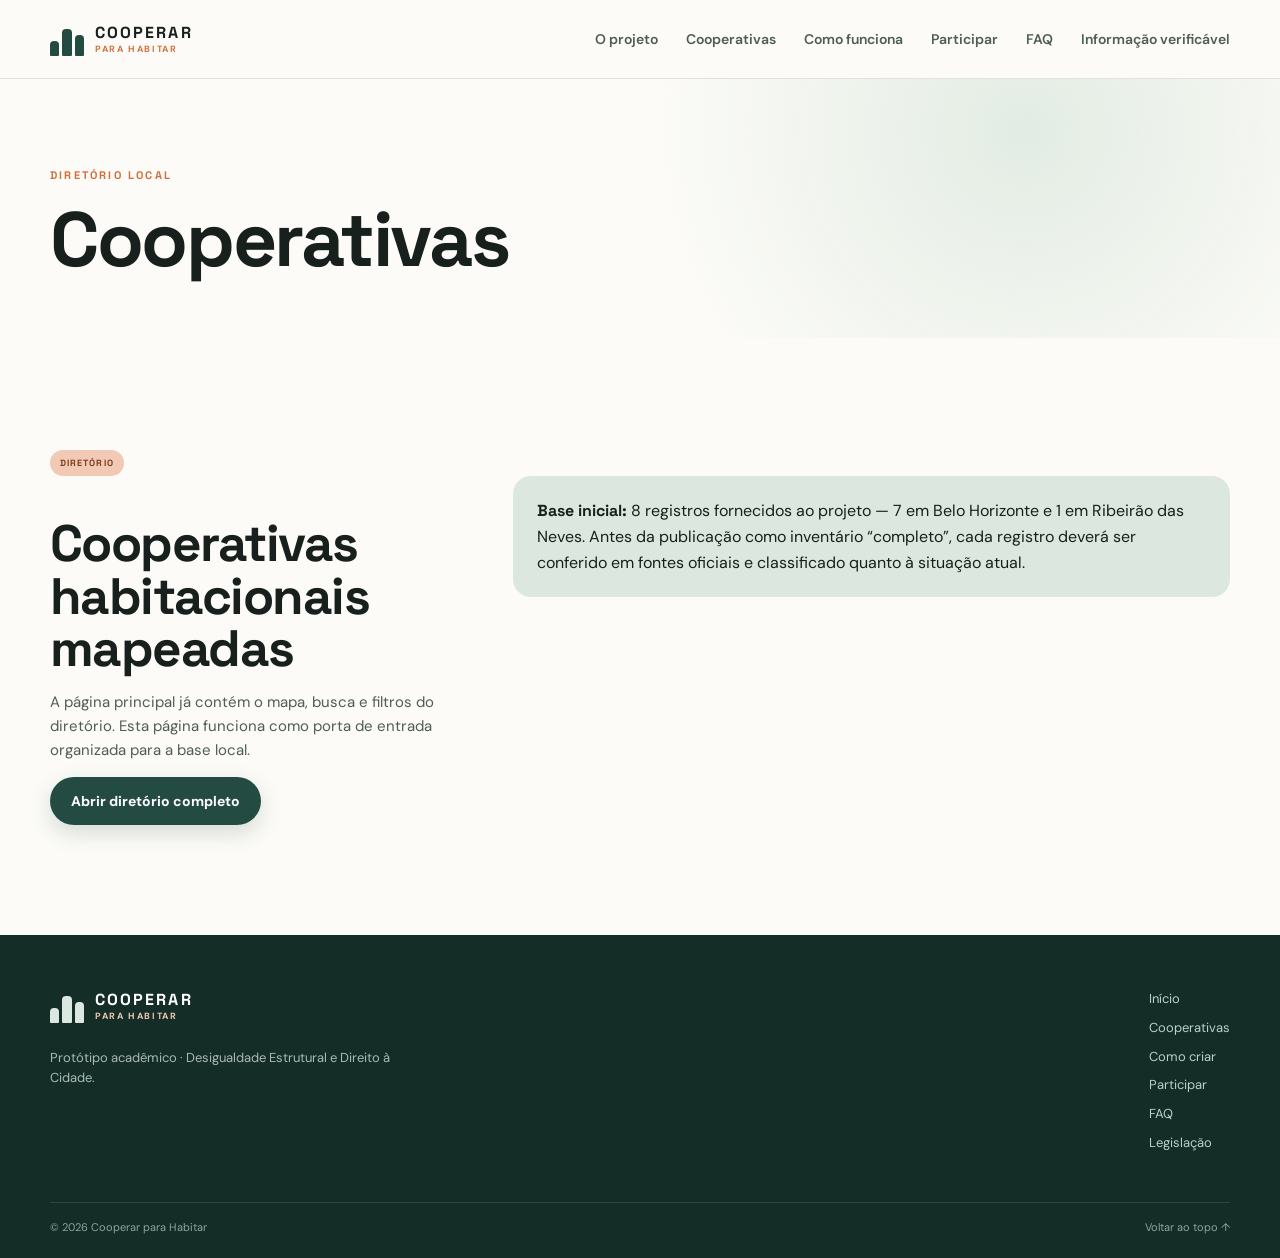
<file: cooperativas.html>
<!DOCTYPE html>
<html lang="pt-BR">
<head>
<meta charset="UTF-8"><meta name="viewport" content="width=device-width, initial-scale=1.0">
<meta name="description" content="Cooperativas — Cooperar para Habitar">
<title>Cooperativas | Cooperar para Habitar</title>
<link rel="preconnect" href="https://fonts.googleapis.com"><link rel="preconnect" href="https://fonts.gstatic.com" crossorigin>
<link href="https://fonts.googleapis.com/css2?family=DM+Sans:wght@400;500;600;700&family=Space+Grotesk:wght@500;600;700&display=swap" rel="stylesheet">
<link rel="stylesheet" href="css/style.css">
</head>
<body><header class="site-header" id="topo">
  <div class="container nav-wrap">
    <a class="brand" href="index.html" aria-label="Cooperar para Habitar - página inicial">
      <span class="brand-mark" aria-hidden="true"><span></span><span></span><span></span></span>
      <span class="brand-text"><strong>COOPERAR</strong><small>PARA HABITAR</small></span>
    </a>
    <button class="nav-toggle" id="navToggle" aria-label="Abrir menu" aria-expanded="false"><span></span><span></span><span></span></button>
    <nav class="site-nav" id="siteNav" aria-label="Navegação principal">
      <a href="index.html#projeto">O projeto</a>
      <a href="cooperativas.html">Cooperativas</a>
      <a href="index.html#como-funciona">Como funciona</a>
      <a href="index.html#participar">Participar</a>
      <a href="faq.html">FAQ</a>
      <a href="legislacao.html">Informação verificável</a>
    </nav>
  </div>
</header>
<main>
<section class="info-hero"><div class="container"><p class="eyebrow">DIRETÓRIO LOCAL</p><h1 style="font-size:clamp(2.8rem,6vw,5.2rem)">Cooperativas</h1></div></section>
<section class="section section-light"><div class="container prose"><div class="info-layout"><div><span class="badge-note">Diretório</span><h2>Cooperativas habitacionais mapeadas</h2><p>A página principal já contém o mapa, busca e filtros do diretório. Esta página funciona como porta de entrada organizada para a base local.</p><a class="button button-primary" href="index.html#cooperativas">Abrir diretório completo</a></div><div class="callout"><strong>Base inicial:</strong> 8 registros fornecidos ao projeto — 7 em Belo Horizonte e 1 em Ribeirão das Neves. Antes da publicação como inventário “completo”, cada registro deverá ser conferido em fontes oficiais e classificado quanto à situação atual.</div></div></div></section>
</main><footer class="site-footer">
  <div class="container footer-grid">
    <div>
      <a class="brand footer-brand" href="index.html"><span class="brand-mark" aria-hidden="true"><span></span><span></span><span></span></span><span class="brand-text"><strong>COOPERAR</strong><small>PARA HABITAR</small></span></a>
      <p>Protótipo acadêmico · Desigualdade Estrutural e Direito à Cidade.</p>
    </div>
    <div class="footer-links">
      <a href="index.html">Início</a><a href="cooperativas.html">Cooperativas</a><a href="como-criar.html">Como criar</a><a href="participar.html">Participar</a><a href="faq.html">FAQ</a><a href="legislacao.html">Legislação</a>
    </div>
  </div>
  <div class="container footer-bottom"><span>© 2026 Cooperar para Habitar</span><a href="#topo">Voltar ao topo ↑</a></div>
</footer>
<script src="js/script.js"></script>
</body></html>
</file>
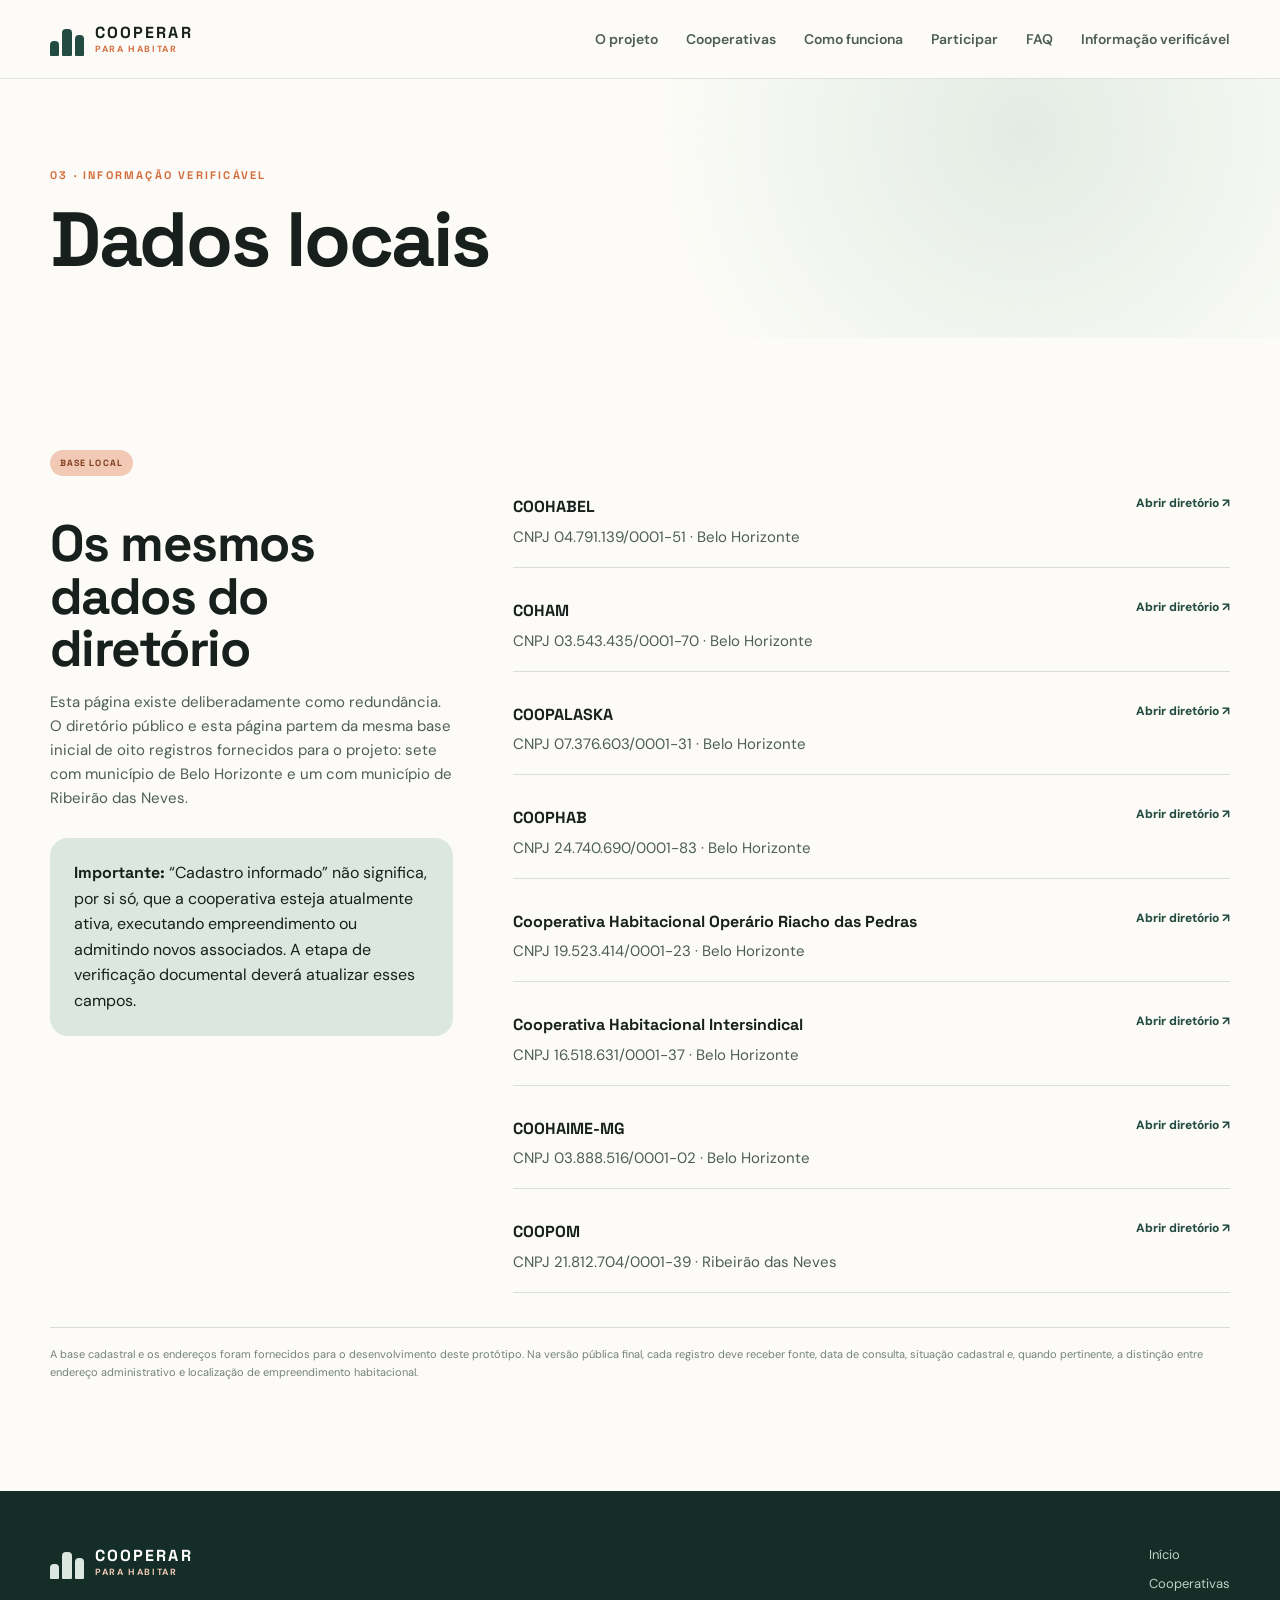
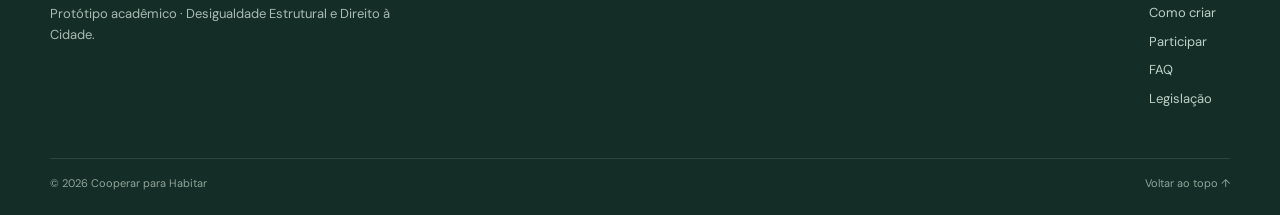
<file: dados-locais.html>
<!DOCTYPE html>
<html lang="pt-BR">
<head>
<meta charset="UTF-8"><meta name="viewport" content="width=device-width, initial-scale=1.0">
<meta name="description" content="Dados locais — Cooperar para Habitar">
<title>Dados locais | Cooperar para Habitar</title>
<link rel="preconnect" href="https://fonts.googleapis.com"><link rel="preconnect" href="https://fonts.gstatic.com" crossorigin>
<link href="https://fonts.googleapis.com/css2?family=DM+Sans:wght@400;500;600;700&family=Space+Grotesk:wght@500;600;700&display=swap" rel="stylesheet">
<link rel="stylesheet" href="css/style.css">
</head>
<body><header class="site-header" id="topo">
  <div class="container nav-wrap">
    <a class="brand" href="index.html" aria-label="Cooperar para Habitar - página inicial">
      <span class="brand-mark" aria-hidden="true"><span></span><span></span><span></span></span>
      <span class="brand-text"><strong>COOPERAR</strong><small>PARA HABITAR</small></span>
    </a>
    <button class="nav-toggle" id="navToggle" aria-label="Abrir menu" aria-expanded="false"><span></span><span></span><span></span></button>
    <nav class="site-nav" id="siteNav" aria-label="Navegação principal">
      <a href="index.html#projeto">O projeto</a>
      <a href="cooperativas.html">Cooperativas</a>
      <a href="index.html#como-funciona">Como funciona</a>
      <a href="index.html#participar">Participar</a>
      <a href="faq.html">FAQ</a>
      <a href="legislacao.html">Informação verificável</a>
    </nav>
  </div>
</header>
<main>
<section class="info-hero"><div class="container"><p class="eyebrow">03 · INFORMAÇÃO VERIFICÁVEL</p><h1 style="font-size:clamp(2.8rem,6vw,5.2rem)">Dados locais</h1></div></section>
<section class="section section-light"><div class="container prose"><div class="info-layout"><div><span class="badge-note">Base local</span><h2>Os mesmos dados do diretório</h2><p>Esta página existe deliberadamente como redundância. O diretório público e esta página partem da mesma base inicial de oito registros fornecidos para o projeto: sete com município de Belo Horizonte e um com município de Ribeirão das Neves.</p><div class="callout"><strong>Importante:</strong> “Cadastro informado” não significa, por si só, que a cooperativa esteja atualmente ativa, executando empreendimento ou admitindo novos associados. A etapa de verificação documental deverá atualizar esses campos.</div></div><div class="document-list"><div class="document-item"><div><strong>COOHABEL</strong><p>CNPJ 04.791.139/0001-51 · Belo Horizonte</p></div><a href="cooperativas.html">Abrir diretório ↗</a></div><div class="document-item"><div><strong>COHAM</strong><p>CNPJ 03.543.435/0001-70 · Belo Horizonte</p></div><a href="cooperativas.html">Abrir diretório ↗</a></div><div class="document-item"><div><strong>COOPALASKA</strong><p>CNPJ 07.376.603/0001-31 · Belo Horizonte</p></div><a href="cooperativas.html">Abrir diretório ↗</a></div><div class="document-item"><div><strong>COOPHAB</strong><p>CNPJ 24.740.690/0001-83 · Belo Horizonte</p></div><a href="cooperativas.html">Abrir diretório ↗</a></div><div class="document-item"><div><strong>Cooperativa Habitacional Operário Riacho das Pedras</strong><p>CNPJ 19.523.414/0001-23 · Belo Horizonte</p></div><a href="cooperativas.html">Abrir diretório ↗</a></div><div class="document-item"><div><strong>Cooperativa Habitacional Intersindical</strong><p>CNPJ 16.518.631/0001-37 · Belo Horizonte</p></div><a href="cooperativas.html">Abrir diretório ↗</a></div><div class="document-item"><div><strong>COOHAIME-MG</strong><p>CNPJ 03.888.516/0001-02 · Belo Horizonte</p></div><a href="cooperativas.html">Abrir diretório ↗</a></div><div class="document-item"><div><strong>COOPOM</strong><p>CNPJ 21.812.704/0001-39 · Ribeirão das Neves</p></div><a href="cooperativas.html">Abrir diretório ↗</a></div></div></div><div class="verify">A base cadastral e os endereços foram fornecidos para o desenvolvimento deste protótipo. Na versão pública final, cada registro deve receber fonte, data de consulta, situação cadastral e, quando pertinente, a distinção entre endereço administrativo e localização de empreendimento habitacional.</div></div></section>
</main><footer class="site-footer">
  <div class="container footer-grid">
    <div>
      <a class="brand footer-brand" href="index.html"><span class="brand-mark" aria-hidden="true"><span></span><span></span><span></span></span><span class="brand-text"><strong>COOPERAR</strong><small>PARA HABITAR</small></span></a>
      <p>Protótipo acadêmico · Desigualdade Estrutural e Direito à Cidade.</p>
    </div>
    <div class="footer-links">
      <a href="index.html">Início</a><a href="cooperativas.html">Cooperativas</a><a href="como-criar.html">Como criar</a><a href="participar.html">Participar</a><a href="faq.html">FAQ</a><a href="legislacao.html">Legislação</a>
    </div>
  </div>
  <div class="container footer-bottom"><span>© 2026 Cooperar para Habitar</span><a href="#topo">Voltar ao topo ↑</a></div>
</footer>
<script src="js/script.js"></script>
</body></html>
</file>
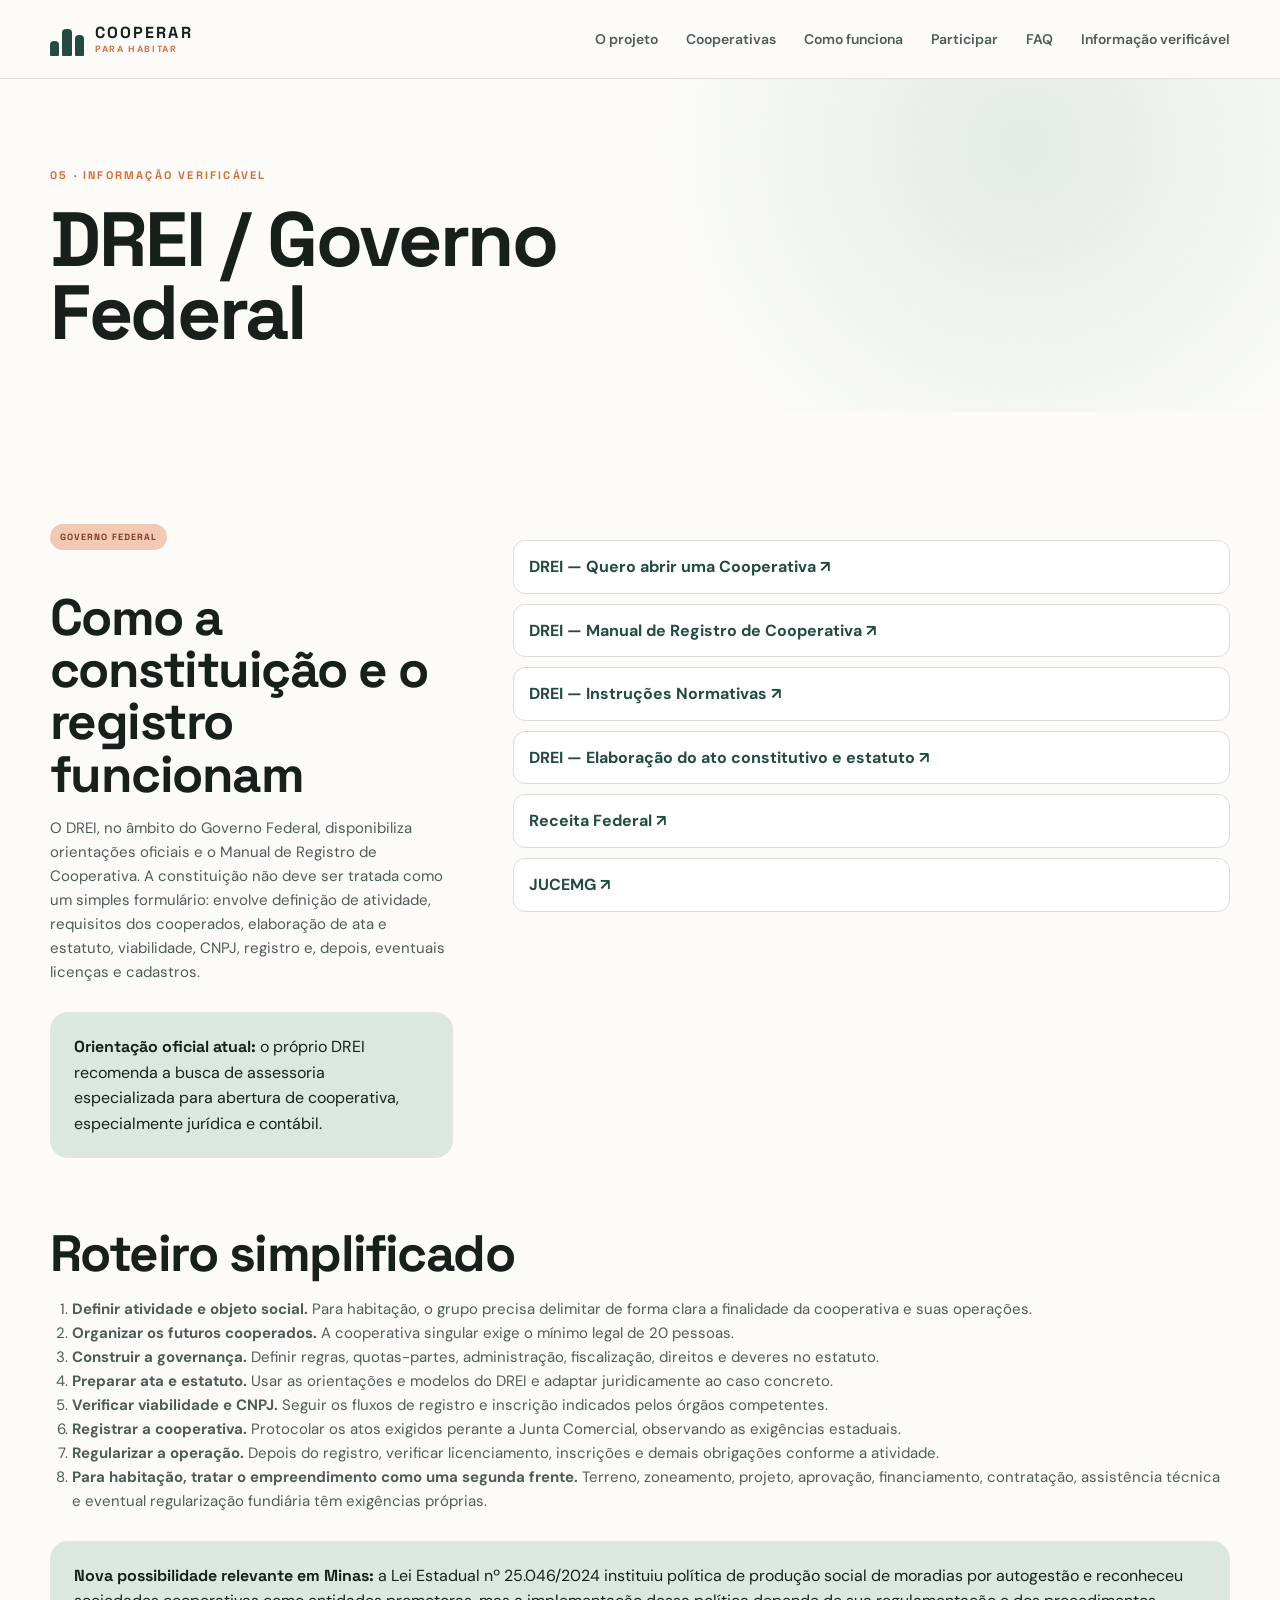
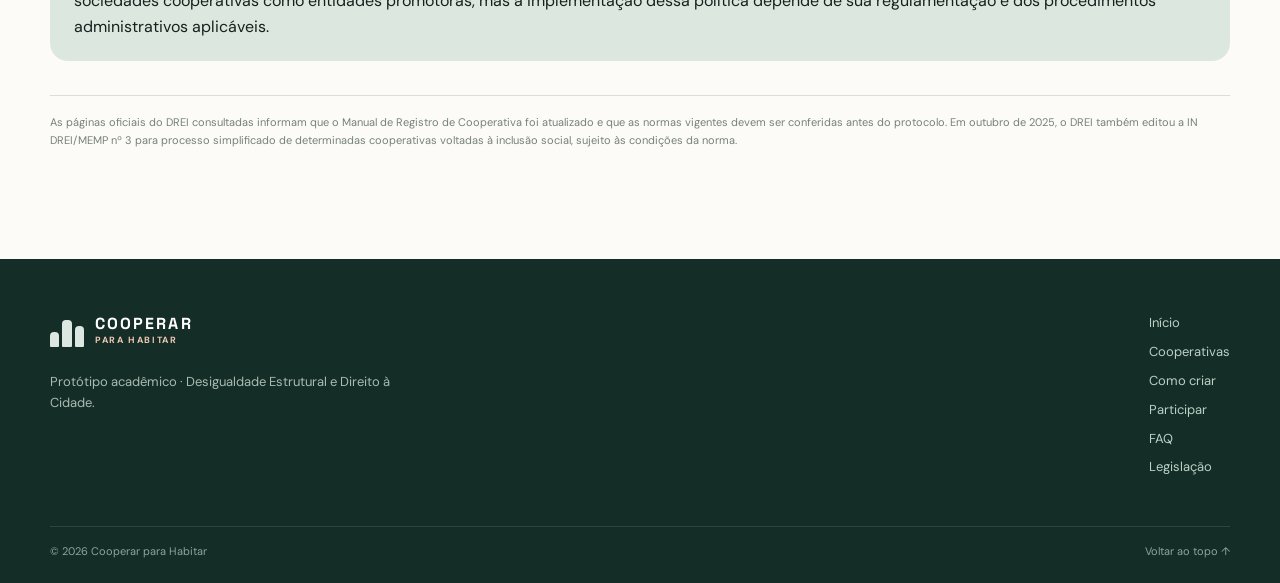
<file: drei.html>
<!DOCTYPE html>
<html lang="pt-BR">
<head>
<meta charset="UTF-8"><meta name="viewport" content="width=device-width, initial-scale=1.0">
<meta name="description" content="DREI / Governo Federal — Cooperar para Habitar">
<title>DREI / Governo Federal | Cooperar para Habitar</title>
<link rel="preconnect" href="https://fonts.googleapis.com"><link rel="preconnect" href="https://fonts.gstatic.com" crossorigin>
<link href="https://fonts.googleapis.com/css2?family=DM+Sans:wght@400;500;600;700&family=Space+Grotesk:wght@500;600;700&display=swap" rel="stylesheet">
<link rel="stylesheet" href="css/style.css">
</head>
<body><header class="site-header" id="topo">
  <div class="container nav-wrap">
    <a class="brand" href="index.html" aria-label="Cooperar para Habitar - página inicial">
      <span class="brand-mark" aria-hidden="true"><span></span><span></span><span></span></span>
      <span class="brand-text"><strong>COOPERAR</strong><small>PARA HABITAR</small></span>
    </a>
    <button class="nav-toggle" id="navToggle" aria-label="Abrir menu" aria-expanded="false"><span></span><span></span><span></span></button>
    <nav class="site-nav" id="siteNav" aria-label="Navegação principal">
      <a href="index.html#projeto">O projeto</a>
      <a href="cooperativas.html">Cooperativas</a>
      <a href="index.html#como-funciona">Como funciona</a>
      <a href="index.html#participar">Participar</a>
      <a href="faq.html">FAQ</a>
      <a href="legislacao.html">Informação verificável</a>
    </nav>
  </div>
</header>
<main>
<section class="info-hero"><div class="container"><p class="eyebrow">05 · INFORMAÇÃO VERIFICÁVEL</p><h1 style="font-size:clamp(2.8rem,6vw,5.2rem)">DREI / Governo Federal</h1></div></section>
<section class="section section-light"><div class="container prose"><div class="info-layout"><div><span class="badge-note">Governo Federal</span><h2>Como a constituição e o registro funcionam</h2><p>O DREI, no âmbito do Governo Federal, disponibiliza orientações oficiais e o Manual de Registro de Cooperativa. A constituição não deve ser tratada como um simples formulário: envolve definição de atividade, requisitos dos cooperados, elaboração de ata e estatuto, viabilidade, CNPJ, registro e, depois, eventuais licenças e cadastros.</p><div class="callout"><strong>Orientação oficial atual:</strong> o próprio DREI recomenda a busca de assessoria especializada para abertura de cooperativa, especialmente jurídica e contábil.</div></div><div class="link-list"><a href="https://www.gov.br/empresas-e-negocios/pt-br/drei/orientacoes-de-abertura/quero-abrir/quero-abrir-uma-cooperativa" target="_blank">DREI — Quero abrir uma Cooperativa ↗</a><a href="https://www.gov.br/empresas-e-negocios/pt-br/drei/legislacao/instrucoes-normativas/arquivos-instrucoes-normativas-em-vigor/AnexoVIManualdeRegistrodeCooperativa.pdf/view" target="_blank">DREI — Manual de Registro de Cooperativa ↗</a><a href="https://www.gov.br/empresas-e-negocios/pt-br/drei/legislacao/instrucoes-normativas" target="_blank">DREI — Instruções Normativas ↗</a><a href="https://www.gov.br/empresas-e-negocios/pt-br/drei/orientacoes-de-abertura/ato-constitutivo-da-empresa/quero-elaborar-o-ato-constitutivo-de-empresa" target="_blank">DREI — Elaboração do ato constitutivo e estatuto ↗</a><a href="https://www.gov.br/receitafederal/pt-br" target="_blank">Receita Federal ↗</a><a href="https://www.jucemg.mg.gov.br/" target="_blank">JUCEMG ↗</a></div></div><h2>Roteiro simplificado</h2><ol><li><strong>Definir atividade e objeto social.</strong> Para habitação, o grupo precisa delimitar de forma clara a finalidade da cooperativa e suas operações.</li><li><strong>Organizar os futuros cooperados.</strong> A cooperativa singular exige o mínimo legal de 20 pessoas.</li><li><strong>Construir a governança.</strong> Definir regras, quotas-partes, administração, fiscalização, direitos e deveres no estatuto.</li><li><strong>Preparar ata e estatuto.</strong> Usar as orientações e modelos do DREI e adaptar juridicamente ao caso concreto.</li><li><strong>Verificar viabilidade e CNPJ.</strong> Seguir os fluxos de registro e inscrição indicados pelos órgãos competentes.</li><li><strong>Registrar a cooperativa.</strong> Protocolar os atos exigidos perante a Junta Comercial, observando as exigências estaduais.</li><li><strong>Regularizar a operação.</strong> Depois do registro, verificar licenciamento, inscrições e demais obrigações conforme a atividade.</li><li><strong>Para habitação, tratar o empreendimento como uma segunda frente.</strong> Terreno, zoneamento, projeto, aprovação, financiamento, contratação, assistência técnica e eventual regularização fundiária têm exigências próprias.</li></ol><div class="callout"><strong>Nova possibilidade relevante em Minas:</strong> a Lei Estadual nº 25.046/2024 instituiu política de produção social de moradias por autogestão e reconheceu sociedades cooperativas como entidades promotoras, mas a implementação dessa política depende de sua regulamentação e dos procedimentos administrativos aplicáveis.</div><div class="verify">As páginas oficiais do DREI consultadas informam que o Manual de Registro de Cooperativa foi atualizado e que as normas vigentes devem ser conferidas antes do protocolo. Em outubro de 2025, o DREI também editou a IN DREI/MEMP nº 3 para processo simplificado de determinadas cooperativas voltadas à inclusão social, sujeito às condições da norma.</div></div></section>
</main><footer class="site-footer">
  <div class="container footer-grid">
    <div>
      <a class="brand footer-brand" href="index.html"><span class="brand-mark" aria-hidden="true"><span></span><span></span><span></span></span><span class="brand-text"><strong>COOPERAR</strong><small>PARA HABITAR</small></span></a>
      <p>Protótipo acadêmico · Desigualdade Estrutural e Direito à Cidade.</p>
    </div>
    <div class="footer-links">
      <a href="index.html">Início</a><a href="cooperativas.html">Cooperativas</a><a href="como-criar.html">Como criar</a><a href="participar.html">Participar</a><a href="faq.html">FAQ</a><a href="legislacao.html">Legislação</a>
    </div>
  </div>
  <div class="container footer-bottom"><span>© 2026 Cooperar para Habitar</span><a href="#topo">Voltar ao topo ↑</a></div>
</footer>
<script src="js/script.js"></script>
</body></html>
</file>
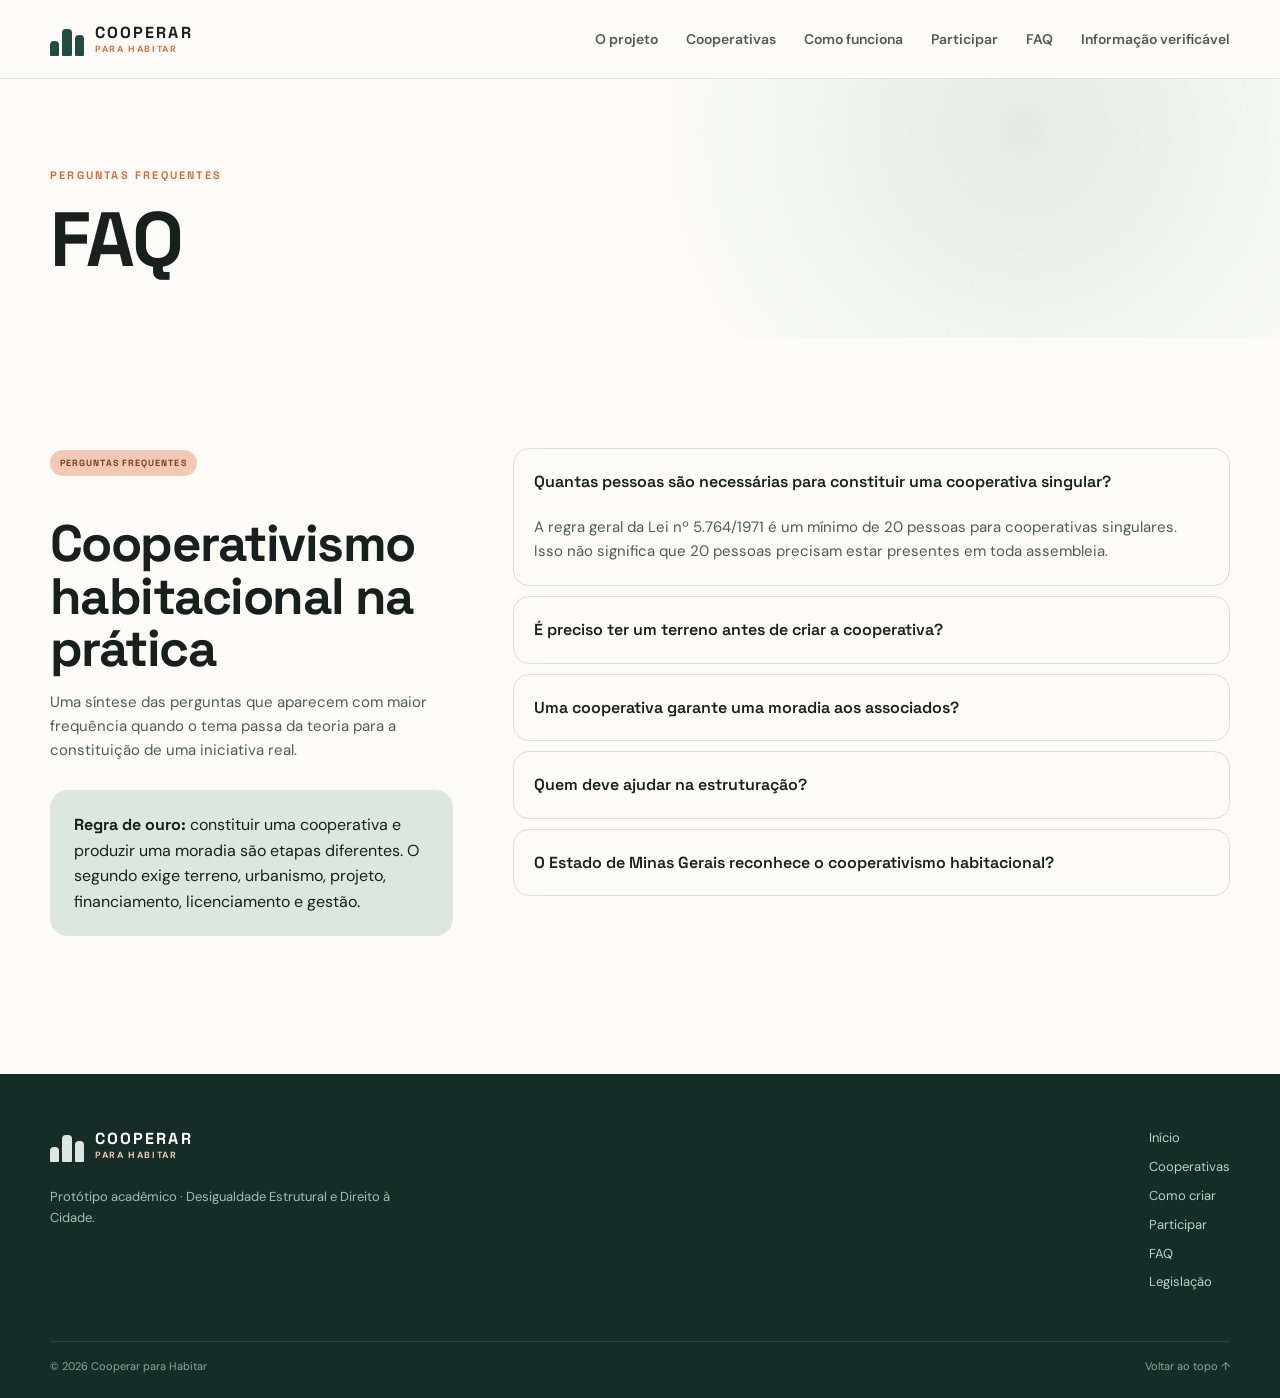
<file: faq.html>
<!DOCTYPE html>
<html lang="pt-BR">
<head>
<meta charset="UTF-8"><meta name="viewport" content="width=device-width, initial-scale=1.0">
<meta name="description" content="FAQ — Cooperar para Habitar">
<title>FAQ | Cooperar para Habitar</title>
<link rel="preconnect" href="https://fonts.googleapis.com"><link rel="preconnect" href="https://fonts.gstatic.com" crossorigin>
<link href="https://fonts.googleapis.com/css2?family=DM+Sans:wght@400;500;600;700&family=Space+Grotesk:wght@500;600;700&display=swap" rel="stylesheet">
<link rel="stylesheet" href="css/style.css">
</head>
<body><header class="site-header" id="topo">
  <div class="container nav-wrap">
    <a class="brand" href="index.html" aria-label="Cooperar para Habitar - página inicial">
      <span class="brand-mark" aria-hidden="true"><span></span><span></span><span></span></span>
      <span class="brand-text"><strong>COOPERAR</strong><small>PARA HABITAR</small></span>
    </a>
    <button class="nav-toggle" id="navToggle" aria-label="Abrir menu" aria-expanded="false"><span></span><span></span><span></span></button>
    <nav class="site-nav" id="siteNav" aria-label="Navegação principal">
      <a href="index.html#projeto">O projeto</a>
      <a href="cooperativas.html">Cooperativas</a>
      <a href="index.html#como-funciona">Como funciona</a>
      <a href="index.html#participar">Participar</a>
      <a href="faq.html">FAQ</a>
      <a href="legislacao.html">Informação verificável</a>
    </nav>
  </div>
</header>
<main>
<section class="info-hero"><div class="container"><p class="eyebrow">PERGUNTAS FREQUENTES</p><h1 style="font-size:clamp(2.8rem,6vw,5.2rem)">FAQ</h1></div></section>
<section class="section section-light"><div class="container prose"><div class="info-layout"><div><span class="badge-note">Perguntas frequentes</span><h2>Cooperativismo habitacional na prática</h2><p>Uma síntese das perguntas que aparecem com maior frequência quando o tema passa da teoria para a constituição de uma iniciativa real.</p><div class="callout"><strong>Regra de ouro:</strong> constituir uma cooperativa e produzir uma moradia são etapas diferentes. O segundo exige terreno, urbanismo, projeto, financiamento, licenciamento e gestão.</div></div><div class="faq-list"><details open><summary>Quantas pessoas são necessárias para constituir uma cooperativa singular?</summary><p>A regra geral da Lei nº 5.764/1971 é um mínimo de 20 pessoas para cooperativas singulares. Isso não significa que 20 pessoas precisam estar presentes em toda assembleia.</p></details><details><summary>É preciso ter um terreno antes de criar a cooperativa?</summary><p>Não como requisito geral de constituição societária. Porém, para desenvolver um empreendimento habitacional será necessário resolver a questão fundiária e sua compatibilidade com a legislação urbanística.</p></details><details><summary>Uma cooperativa garante uma moradia aos associados?</summary><p>Não. A cooperativa cria a organização coletiva. O empreendimento só pode avançar conforme sua viabilidade jurídica, fundiária, financeira, urbanística e técnica.</p></details><details><summary>Quem deve ajudar na estruturação?</summary><p>Dependendo da etapa, podem ser necessários advogado, contador, arquiteto, urbanista, engenheiro, especialista em financiamento e assessoria técnica multidisciplinar.</p></details><details><summary>O Estado de Minas Gerais reconhece o cooperativismo habitacional?</summary><p>Sim. A Lei Estadual nº 25.046/2024 instituiu política de produção social de moradias por autogestão e inclui sociedades cooperativas entre as entidades promotoras.</p></details></div></div></div></section>
</main><footer class="site-footer">
  <div class="container footer-grid">
    <div>
      <a class="brand footer-brand" href="index.html"><span class="brand-mark" aria-hidden="true"><span></span><span></span><span></span></span><span class="brand-text"><strong>COOPERAR</strong><small>PARA HABITAR</small></span></a>
      <p>Protótipo acadêmico · Desigualdade Estrutural e Direito à Cidade.</p>
    </div>
    <div class="footer-links">
      <a href="index.html">Início</a><a href="cooperativas.html">Cooperativas</a><a href="como-criar.html">Como criar</a><a href="participar.html">Participar</a><a href="faq.html">FAQ</a><a href="legislacao.html">Legislação</a>
    </div>
  </div>
  <div class="container footer-bottom"><span>© 2026 Cooperar para Habitar</span><a href="#topo">Voltar ao topo ↑</a></div>
</footer>
<script src="js/script.js"></script>
</body></html>
</file>
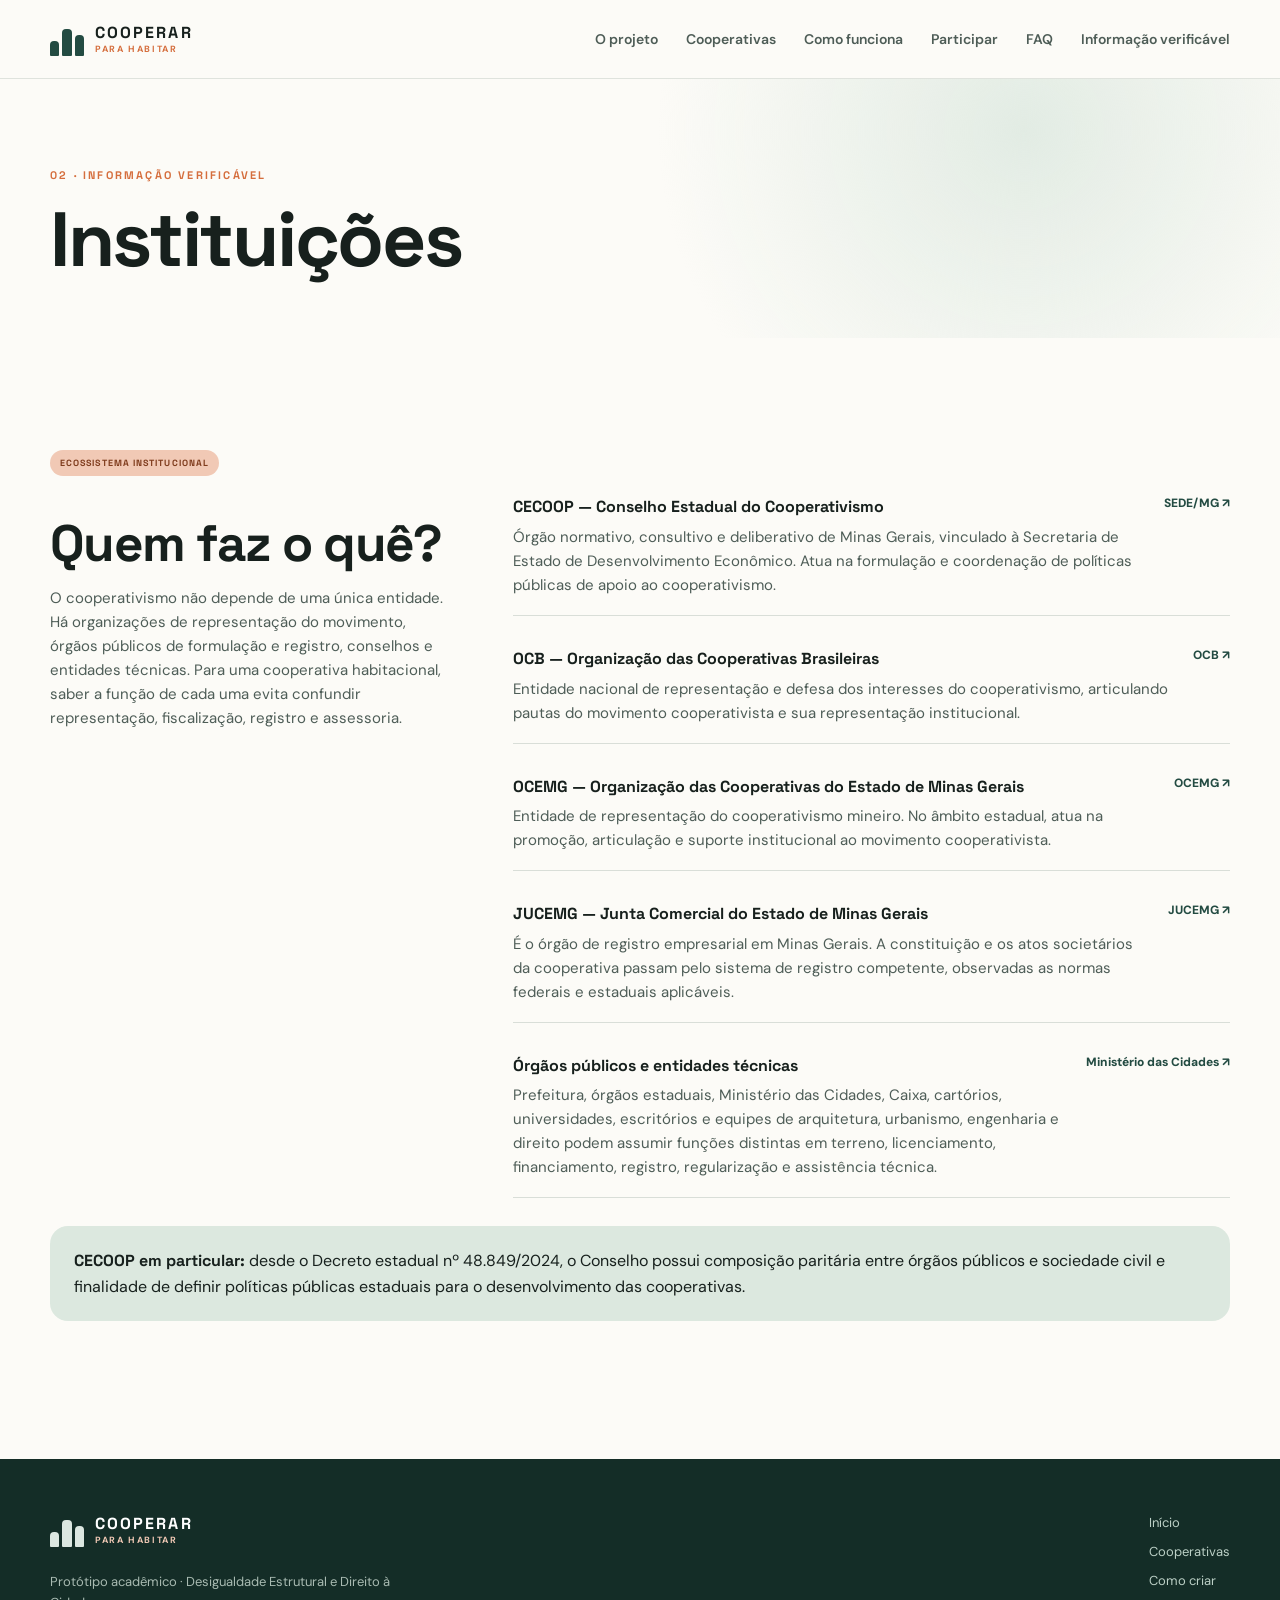
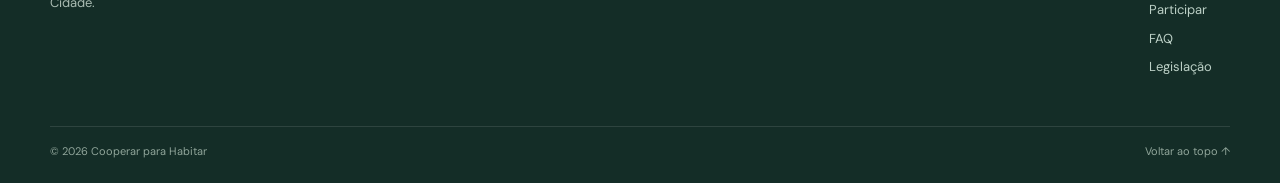
<file: instituicoes.html>
<!DOCTYPE html>
<html lang="pt-BR">
<head>
<meta charset="UTF-8"><meta name="viewport" content="width=device-width, initial-scale=1.0">
<meta name="description" content="Instituições — Cooperar para Habitar">
<title>Instituições | Cooperar para Habitar</title>
<link rel="preconnect" href="https://fonts.googleapis.com"><link rel="preconnect" href="https://fonts.gstatic.com" crossorigin>
<link href="https://fonts.googleapis.com/css2?family=DM+Sans:wght@400;500;600;700&family=Space+Grotesk:wght@500;600;700&display=swap" rel="stylesheet">
<link rel="stylesheet" href="css/style.css">
</head>
<body><header class="site-header" id="topo">
  <div class="container nav-wrap">
    <a class="brand" href="index.html" aria-label="Cooperar para Habitar - página inicial">
      <span class="brand-mark" aria-hidden="true"><span></span><span></span><span></span></span>
      <span class="brand-text"><strong>COOPERAR</strong><small>PARA HABITAR</small></span>
    </a>
    <button class="nav-toggle" id="navToggle" aria-label="Abrir menu" aria-expanded="false"><span></span><span></span><span></span></button>
    <nav class="site-nav" id="siteNav" aria-label="Navegação principal">
      <a href="index.html#projeto">O projeto</a>
      <a href="cooperativas.html">Cooperativas</a>
      <a href="index.html#como-funciona">Como funciona</a>
      <a href="index.html#participar">Participar</a>
      <a href="faq.html">FAQ</a>
      <a href="legislacao.html">Informação verificável</a>
    </nav>
  </div>
</header>
<main>
<section class="info-hero"><div class="container"><p class="eyebrow">02 · INFORMAÇÃO VERIFICÁVEL</p><h1 style="font-size:clamp(2.8rem,6vw,5.2rem)">Instituições</h1></div></section>
<section class="section section-light"><div class="container prose"><div class="info-layout"><div><span class="badge-note">Ecossistema institucional</span><h2>Quem faz o quê?</h2><p>O cooperativismo não depende de uma única entidade. Há organizações de representação do movimento, órgãos públicos de formulação e registro, conselhos e entidades técnicas. Para uma cooperativa habitacional, saber a função de cada uma evita confundir representação, fiscalização, registro e assessoria.</p></div><div class="document-list"><div class="document-item"><div><strong>CECOOP — Conselho Estadual do Cooperativismo</strong><p>Órgão normativo, consultivo e deliberativo de Minas Gerais, vinculado à Secretaria de Estado de Desenvolvimento Econômico. Atua na formulação e coordenação de políticas públicas de apoio ao cooperativismo.</p></div><a href="https://desenvolvimento.mg.gov.br/inicio/projetos/projeto/1069" target="_blank">SEDE/MG ↗</a></div><div class="document-item"><div><strong>OCB — Organização das Cooperativas Brasileiras</strong><p>Entidade nacional de representação e defesa dos interesses do cooperativismo, articulando pautas do movimento cooperativista e sua representação institucional.</p></div><a href="https://www.ocb.org.br/" target="_blank">OCB ↗</a></div><div class="document-item"><div><strong>OCEMG — Organização das Cooperativas do Estado de Minas Gerais</strong><p>Entidade de representação do cooperativismo mineiro. No âmbito estadual, atua na promoção, articulação e suporte institucional ao movimento cooperativista.</p></div><a href="https://sistemaocemg.coop.br/" target="_blank">OCEMG ↗</a></div><div class="document-item"><div><strong>JUCEMG — Junta Comercial do Estado de Minas Gerais</strong><p>É o órgão de registro empresarial em Minas Gerais. A constituição e os atos societários da cooperativa passam pelo sistema de registro competente, observadas as normas federais e estaduais aplicáveis.</p></div><a href="https://www.jucemg.mg.gov.br/" target="_blank">JUCEMG ↗</a></div><div class="document-item"><div><strong>Órgãos públicos e entidades técnicas</strong><p>Prefeitura, órgãos estaduais, Ministério das Cidades, Caixa, cartórios, universidades, escritórios e equipes de arquitetura, urbanismo, engenharia e direito podem assumir funções distintas em terreno, licenciamento, financiamento, registro, regularização e assistência técnica.</p></div><a href="https://www.gov.br/cidades/pt-br" target="_blank">Ministério das Cidades ↗</a></div></div></div><div class="callout"><strong>CECOOP em particular:</strong> desde o Decreto estadual nº 48.849/2024, o Conselho possui composição paritária entre órgãos públicos e sociedade civil e finalidade de definir políticas públicas estaduais para o desenvolvimento das cooperativas.</div></div></section>
</main><footer class="site-footer">
  <div class="container footer-grid">
    <div>
      <a class="brand footer-brand" href="index.html"><span class="brand-mark" aria-hidden="true"><span></span><span></span><span></span></span><span class="brand-text"><strong>COOPERAR</strong><small>PARA HABITAR</small></span></a>
      <p>Protótipo acadêmico · Desigualdade Estrutural e Direito à Cidade.</p>
    </div>
    <div class="footer-links">
      <a href="index.html">Início</a><a href="cooperativas.html">Cooperativas</a><a href="como-criar.html">Como criar</a><a href="participar.html">Participar</a><a href="faq.html">FAQ</a><a href="legislacao.html">Legislação</a>
    </div>
  </div>
  <div class="container footer-bottom"><span>© 2026 Cooperar para Habitar</span><a href="#topo">Voltar ao topo ↑</a></div>
</footer>
<script src="js/script.js"></script>
</body></html>
</file>
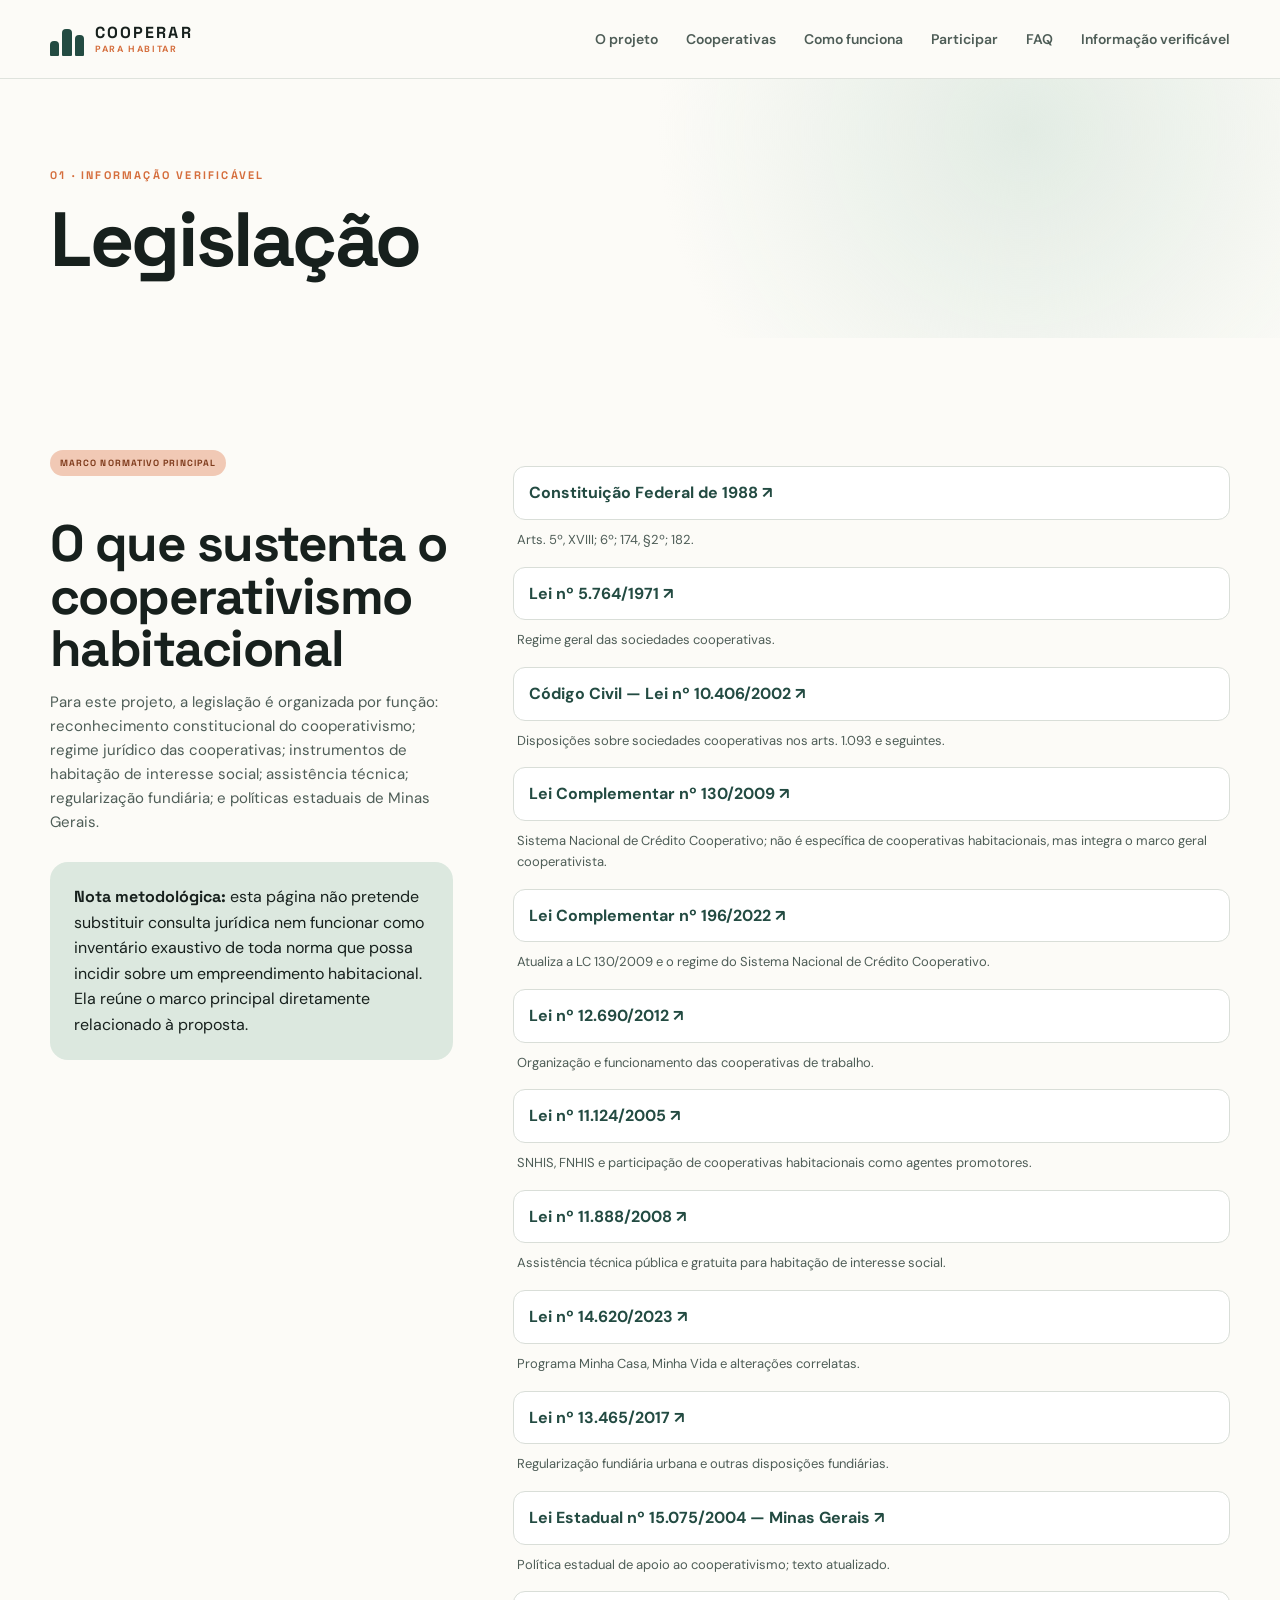
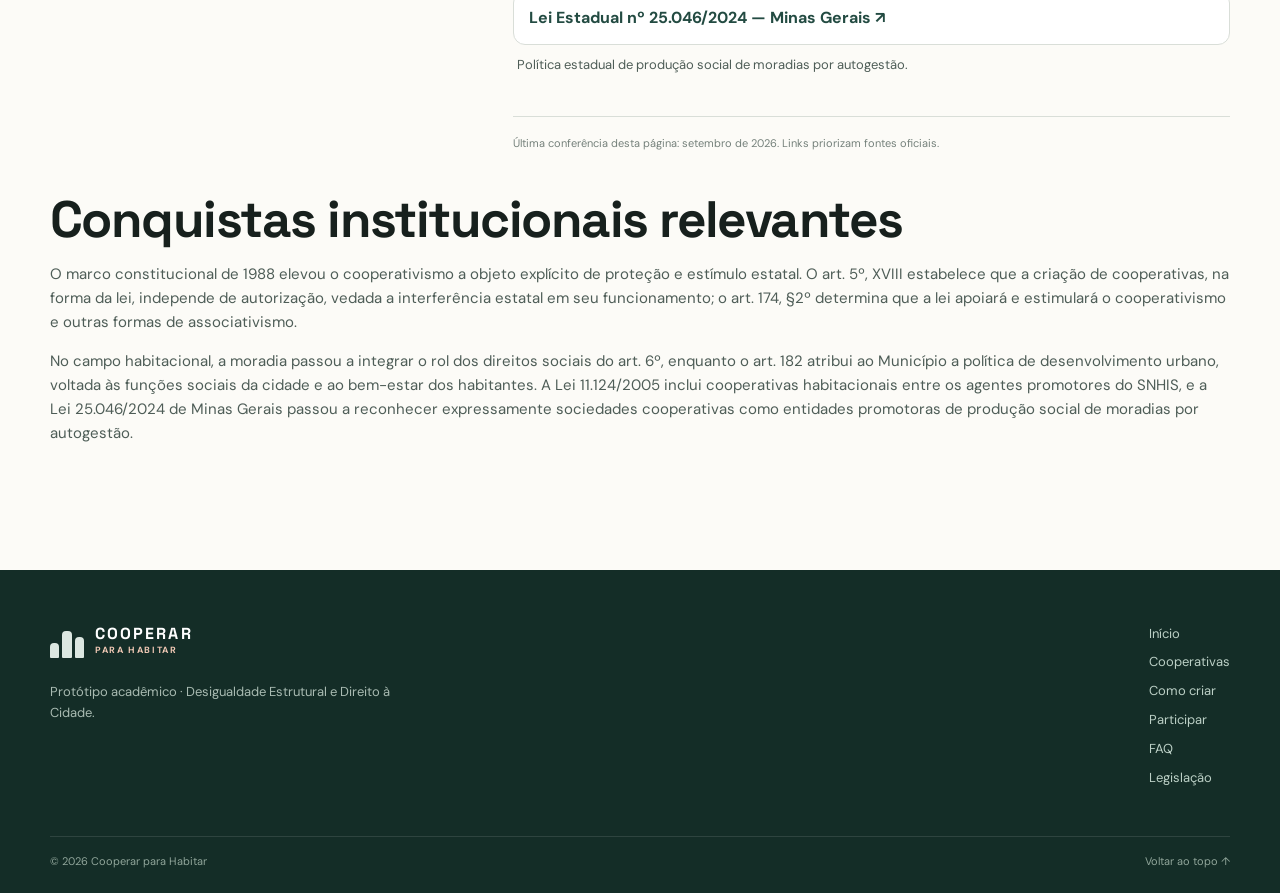
<file: legislacao.html>
<!DOCTYPE html>
<html lang="pt-BR">
<head>
<meta charset="UTF-8"><meta name="viewport" content="width=device-width, initial-scale=1.0">
<meta name="description" content="Legislação — Cooperar para Habitar">
<title>Legislação | Cooperar para Habitar</title>
<link rel="preconnect" href="https://fonts.googleapis.com"><link rel="preconnect" href="https://fonts.gstatic.com" crossorigin>
<link href="https://fonts.googleapis.com/css2?family=DM+Sans:wght@400;500;600;700&family=Space+Grotesk:wght@500;600;700&display=swap" rel="stylesheet">
<link rel="stylesheet" href="css/style.css">
</head>
<body><header class="site-header" id="topo">
  <div class="container nav-wrap">
    <a class="brand" href="index.html" aria-label="Cooperar para Habitar - página inicial">
      <span class="brand-mark" aria-hidden="true"><span></span><span></span><span></span></span>
      <span class="brand-text"><strong>COOPERAR</strong><small>PARA HABITAR</small></span>
    </a>
    <button class="nav-toggle" id="navToggle" aria-label="Abrir menu" aria-expanded="false"><span></span><span></span><span></span></button>
    <nav class="site-nav" id="siteNav" aria-label="Navegação principal">
      <a href="index.html#projeto">O projeto</a>
      <a href="cooperativas.html">Cooperativas</a>
      <a href="index.html#como-funciona">Como funciona</a>
      <a href="index.html#participar">Participar</a>
      <a href="faq.html">FAQ</a>
      <a href="legislacao.html">Informação verificável</a>
    </nav>
  </div>
</header>
<main>
<section class="info-hero"><div class="container"><p class="eyebrow">01 · INFORMAÇÃO VERIFICÁVEL</p><h1 style="font-size:clamp(2.8rem,6vw,5.2rem)">Legislação</h1></div></section>
<section class="section section-light"><div class="container prose"><div class="info-layout"><div><span class="badge-note">Marco normativo principal</span><h2>O que sustenta o cooperativismo habitacional</h2><p>Para este projeto, a legislação é organizada por função: reconhecimento constitucional do cooperativismo; regime jurídico das cooperativas; instrumentos de habitação de interesse social; assistência técnica; regularização fundiária; e políticas estaduais de Minas Gerais.</p><div class="callout"><strong>Nota metodológica:</strong> esta página não pretende substituir consulta jurídica nem funcionar como inventário exaustivo de toda norma que possa incidir sobre um empreendimento habitacional. Ela reúne o marco principal diretamente relacionado à proposta.</div></div><div><div class="link-list"><a href="https://www.planalto.gov.br/ccivil_03/constituicao/constituicaocompilado.htm" target="_blank" rel="noopener">Constituição Federal de 1988 ↗</a><p style="margin:0 0 6px 4px;font-size:13px;">Arts. 5º, XVIII; 6º; 174, §2º; 182.</p><a href="https://www.planalto.gov.br/ccivil_03/leis/l5764.htm" target="_blank" rel="noopener">Lei nº 5.764/1971 ↗</a><p style="margin:0 0 6px 4px;font-size:13px;">Regime geral das sociedades cooperativas.</p><a href="https://www.planalto.gov.br/ccivil_03/leis/2002/l10406compilada.htm" target="_blank" rel="noopener">Código Civil — Lei nº 10.406/2002 ↗</a><p style="margin:0 0 6px 4px;font-size:13px;">Disposições sobre sociedades cooperativas nos arts. 1.093 e seguintes.</p><a href="https://www.planalto.gov.br/ccivil_03/leis/lcp/lcp130.htm" target="_blank" rel="noopener">Lei Complementar nº 130/2009 ↗</a><p style="margin:0 0 6px 4px;font-size:13px;">Sistema Nacional de Crédito Cooperativo; não é específica de cooperativas habitacionais, mas integra o marco geral cooperativista.</p><a href="https://www.planalto.gov.br/ccivil_03/leis/lcp/Lcp196.htm" target="_blank" rel="noopener">Lei Complementar nº 196/2022 ↗</a><p style="margin:0 0 6px 4px;font-size:13px;">Atualiza a LC 130/2009 e o regime do Sistema Nacional de Crédito Cooperativo.</p><a href="https://www.planalto.gov.br/ccivil_03/_ato2011-2014/2012/lei/l12690.htm" target="_blank" rel="noopener">Lei nº 12.690/2012 ↗</a><p style="margin:0 0 6px 4px;font-size:13px;">Organização e funcionamento das cooperativas de trabalho.</p><a href="https://www.planalto.gov.br/ccivil_03/_ato2004-2006/2005/lei/l11124.htm" target="_blank" rel="noopener">Lei nº 11.124/2005 ↗</a><p style="margin:0 0 6px 4px;font-size:13px;">SNHIS, FNHIS e participação de cooperativas habitacionais como agentes promotores.</p><a href="https://www.planalto.gov.br/ccivil_03/_ato2007-2010/2008/lei/l11888.htm" target="_blank" rel="noopener">Lei nº 11.888/2008 ↗</a><p style="margin:0 0 6px 4px;font-size:13px;">Assistência técnica pública e gratuita para habitação de interesse social.</p><a href="https://www.planalto.gov.br/ccivil_03/_ato2023-2026/2023/lei/l14620.htm" target="_blank" rel="noopener">Lei nº 14.620/2023 ↗</a><p style="margin:0 0 6px 4px;font-size:13px;">Programa Minha Casa, Minha Vida e alterações correlatas.</p><a href="https://www.planalto.gov.br/ccivil_03/_ato2015-2018/2017/lei/l13465.htm" target="_blank" rel="noopener">Lei nº 13.465/2017 ↗</a><p style="margin:0 0 6px 4px;font-size:13px;">Regularização fundiária urbana e outras disposições fundiárias.</p><a href="https://www.almg.gov.br/legislacao-mineira/texto/LEI/15075/2004/?cons=1" target="_blank" rel="noopener">Lei Estadual nº 15.075/2004 — Minas Gerais ↗</a><p style="margin:0 0 6px 4px;font-size:13px;">Política estadual de apoio ao cooperativismo; texto atualizado.</p><a href="https://www.almg.gov.br/legislacao-mineira/texto/LEI/25046/2024/" target="_blank" rel="noopener">Lei Estadual nº 25.046/2024 — Minas Gerais ↗</a><p style="margin:0 0 6px 4px;font-size:13px;">Política estadual de produção social de moradias por autogestão.</p></div><div class="verify">Última conferência desta página: setembro de 2026. Links priorizam fontes oficiais.</div></div></div><h2>Conquistas institucionais relevantes</h2><p>O marco constitucional de 1988 elevou o cooperativismo a objeto explícito de proteção e estímulo estatal. O art. 5º, XVIII estabelece que a criação de cooperativas, na forma da lei, independe de autorização, vedada a interferência estatal em seu funcionamento; o art. 174, §2º determina que a lei apoiará e estimulará o cooperativismo e outras formas de associativismo.</p><p>No campo habitacional, a moradia passou a integrar o rol dos direitos sociais do art. 6º, enquanto o art. 182 atribui ao Município a política de desenvolvimento urbano, voltada às funções sociais da cidade e ao bem-estar dos habitantes. A Lei 11.124/2005 inclui cooperativas habitacionais entre os agentes promotores do SNHIS, e a Lei 25.046/2024 de Minas Gerais passou a reconhecer expressamente sociedades cooperativas como entidades promotoras de produção social de moradias por autogestão.</p></div></section>
</main><footer class="site-footer">
  <div class="container footer-grid">
    <div>
      <a class="brand footer-brand" href="index.html"><span class="brand-mark" aria-hidden="true"><span></span><span></span><span></span></span><span class="brand-text"><strong>COOPERAR</strong><small>PARA HABITAR</small></span></a>
      <p>Protótipo acadêmico · Desigualdade Estrutural e Direito à Cidade.</p>
    </div>
    <div class="footer-links">
      <a href="index.html">Início</a><a href="cooperativas.html">Cooperativas</a><a href="como-criar.html">Como criar</a><a href="participar.html">Participar</a><a href="faq.html">FAQ</a><a href="legislacao.html">Legislação</a>
    </div>
  </div>
  <div class="container footer-bottom"><span>© 2026 Cooperar para Habitar</span><a href="#topo">Voltar ao topo ↑</a></div>
</footer>
<script src="js/script.js"></script>
</body></html>
</file>
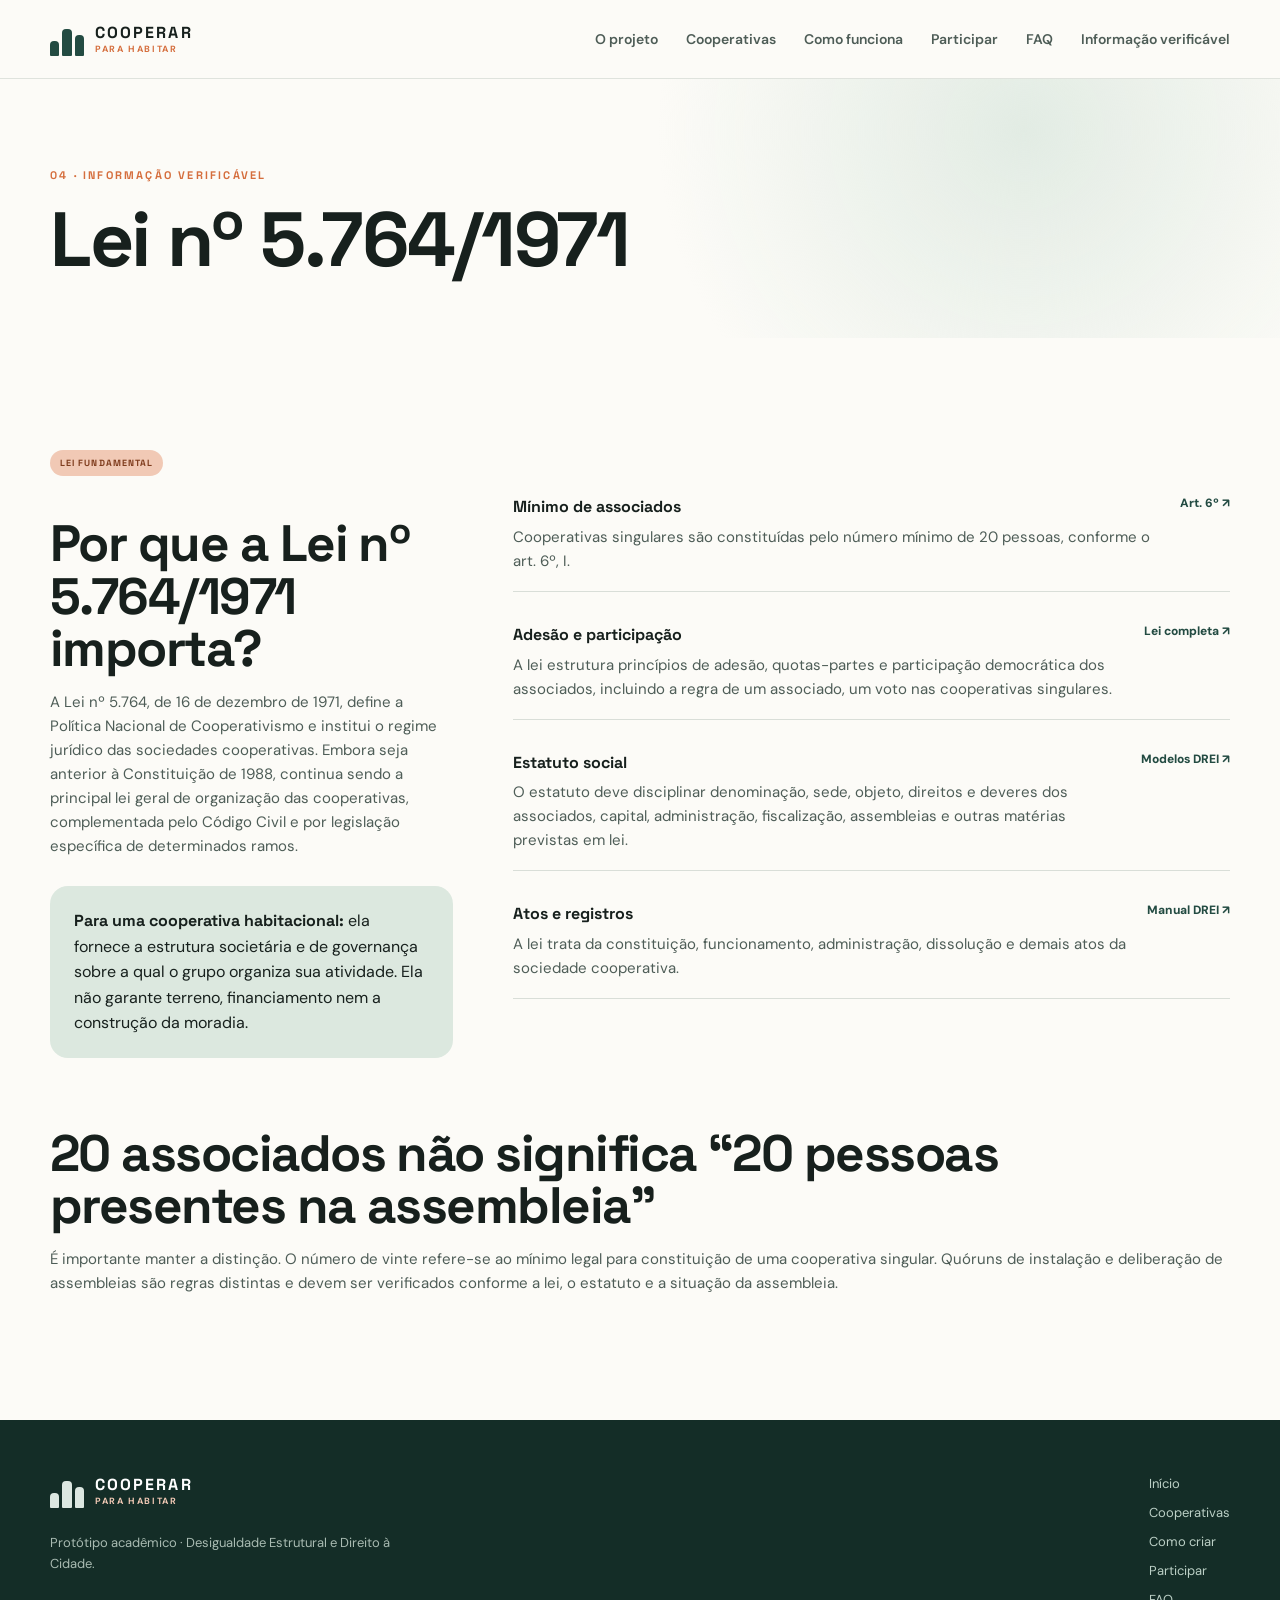
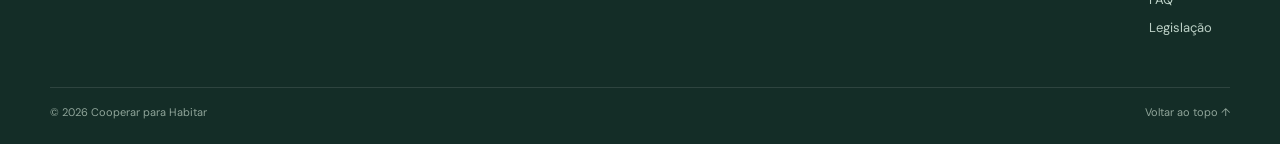
<file: lei-5764.html>
<!DOCTYPE html>
<html lang="pt-BR">
<head>
<meta charset="UTF-8"><meta name="viewport" content="width=device-width, initial-scale=1.0">
<meta name="description" content="Lei nº 5.764/1971 — Cooperar para Habitar">
<title>Lei nº 5.764/1971 | Cooperar para Habitar</title>
<link rel="preconnect" href="https://fonts.googleapis.com"><link rel="preconnect" href="https://fonts.gstatic.com" crossorigin>
<link href="https://fonts.googleapis.com/css2?family=DM+Sans:wght@400;500;600;700&family=Space+Grotesk:wght@500;600;700&display=swap" rel="stylesheet">
<link rel="stylesheet" href="css/style.css">
</head>
<body><header class="site-header" id="topo">
  <div class="container nav-wrap">
    <a class="brand" href="index.html" aria-label="Cooperar para Habitar - página inicial">
      <span class="brand-mark" aria-hidden="true"><span></span><span></span><span></span></span>
      <span class="brand-text"><strong>COOPERAR</strong><small>PARA HABITAR</small></span>
    </a>
    <button class="nav-toggle" id="navToggle" aria-label="Abrir menu" aria-expanded="false"><span></span><span></span><span></span></button>
    <nav class="site-nav" id="siteNav" aria-label="Navegação principal">
      <a href="index.html#projeto">O projeto</a>
      <a href="cooperativas.html">Cooperativas</a>
      <a href="index.html#como-funciona">Como funciona</a>
      <a href="index.html#participar">Participar</a>
      <a href="faq.html">FAQ</a>
      <a href="legislacao.html">Informação verificável</a>
    </nav>
  </div>
</header>
<main>
<section class="info-hero"><div class="container"><p class="eyebrow">04 · INFORMAÇÃO VERIFICÁVEL</p><h1 style="font-size:clamp(2.8rem,6vw,5.2rem)">Lei nº 5.764/1971</h1></div></section>
<section class="section section-light"><div class="container prose"><div class="info-layout"><div><span class="badge-note">Lei fundamental</span><h2>Por que a Lei nº 5.764/1971 importa?</h2><p>A Lei nº 5.764, de 16 de dezembro de 1971, define a Política Nacional de Cooperativismo e institui o regime jurídico das sociedades cooperativas. Embora seja anterior à Constituição de 1988, continua sendo a principal lei geral de organização das cooperativas, complementada pelo Código Civil e por legislação específica de determinados ramos.</p><div class="callout"><strong>Para uma cooperativa habitacional:</strong> ela fornece a estrutura societária e de governança sobre a qual o grupo organiza sua atividade. Ela não garante terreno, financiamento nem a construção da moradia.</div></div><div class="document-list"><div class="document-item"><div><strong>Mínimo de associados</strong><p>Cooperativas singulares são constituídas pelo número mínimo de 20 pessoas, conforme o art. 6º, I.</p></div><a href="https://www.planalto.gov.br/ccivil_03/leis/l5764.htm#art6" target="_blank">Art. 6º ↗</a></div><div class="document-item"><div><strong>Adesão e participação</strong><p>A lei estrutura princípios de adesão, quotas-partes e participação democrática dos associados, incluindo a regra de um associado, um voto nas cooperativas singulares.</p></div><a href="https://www.planalto.gov.br/ccivil_03/leis/l5764.htm" target="_blank">Lei completa ↗</a></div><div class="document-item"><div><strong>Estatuto social</strong><p>O estatuto deve disciplinar denominação, sede, objeto, direitos e deveres dos associados, capital, administração, fiscalização, assembleias e outras matérias previstas em lei.</p></div><a href="https://www.gov.br/empresas-e-negocios/pt-br/drei/orientacoes-de-abertura/ato-constitutivo-da-empresa/quero-elaborar-o-ato-constitutivo-de-empresa" target="_blank">Modelos DREI ↗</a></div><div class="document-item"><div><strong>Atos e registros</strong><p>A lei trata da constituição, funcionamento, administração, dissolução e demais atos da sociedade cooperativa.</p></div><a href="https://www.gov.br/empresas-e-negocios/pt-br/drei/legislacao/instrucoes-normativas/arquivos-instrucoes-normativas-em-vigor/AnexoVIManualdeRegistrodeCooperativa.pdf/view" target="_blank">Manual DREI ↗</a></div></div></div><h2>20 associados não significa “20 pessoas presentes na assembleia”</h2><p>É importante manter a distinção. O número de vinte refere-se ao mínimo legal para constituição de uma cooperativa singular. Quóruns de instalação e deliberação de assembleias são regras distintas e devem ser verificados conforme a lei, o estatuto e a situação da assembleia.</p></div></section>
</main><footer class="site-footer">
  <div class="container footer-grid">
    <div>
      <a class="brand footer-brand" href="index.html"><span class="brand-mark" aria-hidden="true"><span></span><span></span><span></span></span><span class="brand-text"><strong>COOPERAR</strong><small>PARA HABITAR</small></span></a>
      <p>Protótipo acadêmico · Desigualdade Estrutural e Direito à Cidade.</p>
    </div>
    <div class="footer-links">
      <a href="index.html">Início</a><a href="cooperativas.html">Cooperativas</a><a href="como-criar.html">Como criar</a><a href="participar.html">Participar</a><a href="faq.html">FAQ</a><a href="legislacao.html">Legislação</a>
    </div>
  </div>
  <div class="container footer-bottom"><span>© 2026 Cooperar para Habitar</span><a href="#topo">Voltar ao topo ↑</a></div>
</footer>
<script src="js/script.js"></script>
</body></html>
</file>
<file: css/style.css>
/* ==========================================================
   COOPERAR PARA HABITAR — visual system
   ========================================================== */

:root {
  --ink: #17201d;
  --ink-soft: #4e5d57;
  --cream: #f5f1e8;
  --paper: #fcfbf7;
  --white: #ffffff;
  --green: #234b42;
  --green-dark: #183a33;
  --mint: #dce8df;
  --orange: #d56e3d;
  --orange-soft: #f1c9b5;
  --line: #d9ded8;
  --shadow: 0 18px 45px rgba(23, 32, 29, 0.09);
  --radius: 20px;
  --container: 1180px;
}

* {
  box-sizing: border-box;
}

html {
  scroll-behavior: smooth;
}

body {
  margin: 0;
  color: var(--ink);
  background: var(--paper);
  font-family: "DM Sans", Arial, sans-serif;
  line-height: 1.6;
}

a {
  color: inherit;
  text-decoration: none;
}

button,
input,
select,
textarea {
  font: inherit;
}

.container {
  width: min(calc(100% - 48px), var(--container));
  margin: 0 auto;
}

/* Header */

.site-header {
  position: sticky;
  top: 0;
  z-index: 1000;
  background: rgba(252, 251, 247, 0.94);
  backdrop-filter: blur(16px);
  border-bottom: 1px solid rgba(217, 222, 216, 0.8);
}

.nav-wrap {
  min-height: 78px;
  display: flex;
  align-items: center;
  justify-content: space-between;
  gap: 28px;
}

.brand {
  display: inline-flex;
  align-items: center;
  gap: 11px;
}

.brand-mark {
  width: 34px;
  height: 34px;
  display: grid;
  grid-template-columns: 1fr 1fr 1fr;
  align-items: end;
  gap: 3px;
}

.brand-mark span {
  display: block;
  background: var(--green);
  border-radius: 4px 4px 1px 1px;
}

.brand-mark span:nth-child(1) { height: 15px; }
.brand-mark span:nth-child(2) { height: 27px; }
.brand-mark span:nth-child(3) { height: 21px; }

.brand-text {
  display: flex;
  flex-direction: column;
  line-height: 0.95;
}

.brand-text strong {
  font-family: "Space Grotesk", sans-serif;
  font-size: 16px;
  letter-spacing: 0.13em;
}

.brand-text small {
  margin-top: 5px;
  font-size: 9px;
  letter-spacing: 0.18em;
  color: var(--orange);
  font-weight: 700;
}

.site-nav {
  display: flex;
  align-items: center;
  gap: 28px;
}

.site-nav a {
  color: var(--ink-soft);
  font-size: 14px;
  font-weight: 600;
  transition: color 160ms ease;
}

.site-nav a:hover {
  color: var(--green);
}

.nav-toggle {
  display: none;
  border: 0;
  background: none;
  width: 44px;
  height: 44px;
  padding: 10px;
  cursor: pointer;
}

.nav-toggle span {
  display: block;
  height: 2px;
  margin: 5px 0;
  background: var(--ink);
}

/* Type */

h1,
h2,
h3 {
  margin: 0;
  font-family: "Space Grotesk", sans-serif;
  letter-spacing: -0.03em;
}

h1 {
  font-size: clamp(3rem, 7vw, 6.2rem);
  line-height: 0.96;
  max-width: 760px;
}

h1 em {
  color: var(--orange);
  font-style: normal;
}

h2 {
  font-size: clamp(2.1rem, 4vw, 3.8rem);
  line-height: 1.02;
}

h3 {
  font-size: 1.25rem;
  line-height: 1.15;
}

.eyebrow {
  margin: 0 0 18px;
  color: var(--orange);
  font-family: "Space Grotesk", sans-serif;
  font-weight: 700;
  font-size: 11px;
  letter-spacing: 0.2em;
}

.eyebrow-light {
  color: var(--orange-soft);
}

/* Hero */

.hero {
  overflow: hidden;
  background:
    radial-gradient(circle at 10% 20%, rgba(220, 232, 223, 0.9), transparent 32%),
    var(--paper);
}

.hero-grid {
  width: min(calc(100% - 48px), 1280px);
  min-height: 720px;
  margin: 0 auto;
  display: grid;
  grid-template-columns: 1.05fr 0.95fr;
  align-items: center;
  gap: 60px;
  padding: 70px 0 90px;
}

.hero-copy {
  position: relative;
  z-index: 2;
}

.hero-lead {
  max-width: 640px;
  margin: 28px 0 34px;
  color: var(--ink-soft);
  font-size: 18px;
}

.hero-actions {
  display: flex;
  flex-wrap: wrap;
  gap: 12px;
}

.button {
  display: inline-flex;
  align-items: center;
  justify-content: center;
  min-height: 48px;
  padding: 0 20px;
  border-radius: 999px;
  border: 1px solid transparent;
  font-weight: 700;
  font-size: 14px;
  cursor: pointer;
  transition: transform 160ms ease, box-shadow 160ms ease, background 160ms ease;
}

.button:hover {
  transform: translateY(-2px);
}

.button-primary {
  background: var(--green);
  color: var(--white);
  box-shadow: 0 8px 22px rgba(35, 75, 66, 0.18);
}

.button-primary:hover {
  background: var(--green-dark);
}

.button-ghost {
  border-color: var(--line);
  background: rgba(255,255,255,0.45);
}

.hero-note {
  margin-top: 28px;
  display: flex;
  gap: 9px;
  align-items: center;
  color: #69756f;
  font-size: 12px;
}

.note-dot {
  width: 7px;
  height: 7px;
  background: var(--orange);
  border-radius: 50%;
}

.hero-visual {
  position: relative;
  min-height: 500px;
}

.city-card {
  position: absolute;
  inset: 25px 5px 40px 30px;
  overflow: hidden;
  border-radius: 34px;
  background:
    linear-gradient(180deg, #dce9e8 0%, #ebede2 49%, #c5d8bf 49.2%, #a7c095 100%);
  box-shadow: var(--shadow);
}

.sun {
  position: absolute;
  width: 150px;
  height: 150px;
  top: 56px;
  right: 52px;
  border-radius: 50%;
  background: #f1b36c;
  opacity: 0.9;
}

.hill {
  position: absolute;
  left: -10%;
  width: 125%;
  border-radius: 50% 50% 0 0;
}

.hill-back {
  bottom: 175px;
  height: 210px;
  background: #84a082;
  transform: rotate(-2deg);
}

.hill-front {
  bottom: 95px;
  height: 175px;
  background: #62866f;
  transform: rotate(2deg);
}

.building {
  position: absolute;
  bottom: 78px;
  background: #d9d8ca;
  border: 4px solid rgba(35, 75, 66, 0.18);
  box-shadow: 8px 11px 0 rgba(35, 75, 66, 0.11);
}

.building i {
  display: block;
  width: 11px;
  height: 17px;
  margin: 10px 7px 0;
  border-radius: 1px;
  background: #62877c;
  box-shadow:
    20px 0 0 #62877c,
    40px 0 0 #62877c,
    0 25px 0 #62877c,
    20px 25px 0 #62877c,
    40px 25px 0 #62877c;
}

.b1 { left: 11%; width: 72px; height: 136px; }
.b2 { left: 31%; width: 94px; height: 182px; background: #b9c9be; }
.b3 { left: 56%; width: 76px; height: 142px; background: #d2c9b9; }
.b4 { left: 70%; width: 88px; height: 197px; background: #aebdb6; }

.tree {
  position: absolute;
  width: 52px;
  height: 52px;
  bottom: 72px;
  border-radius: 50%;
  background: #466958;
  box-shadow: 17px 22px 0 #466958, -12px 18px 0 #557c64;
}

.tree::after {
  content: "";
  position: absolute;
  width: 10px;
  height: 45px;
  left: 22px;
  top: 40px;
  background: #5a4839;
}

.t1 { left: 9%; }
.t2 { right: 10%; transform: scale(0.85); }

.line {
  position: absolute;
  left: 0;
  right: 0;
  height: 3px;
  background: rgba(255,255,255,0.48);
  transform: rotate(6deg);
}

.line-1 { bottom: 48px; }
.line-2 { bottom: 30px; transform: rotate(-4deg); }

.hero-card {
  position: absolute;
  z-index: 3;
  background: rgba(252, 251, 247, 0.95);
  border: 1px solid rgba(217, 222, 216, 0.9);
  border-radius: 18px;
  box-shadow: 0 12px 34px rgba(23, 32, 29, 0.12);
  padding: 18px 20px;
}

.hero-card-main {
  left: 0;
  bottom: 15px;
  width: min(80%, 310px);
}

.hero-card-side {
  right: 0;
  top: 0;
  width: 180px;
}

.mini-label {
  display: block;
  color: var(--orange);
  text-transform: uppercase;
  font-weight: 700;
  font-size: 9px;
  letter-spacing: 0.17em;
  margin-bottom: 6px;
}

.hero-card strong {
  font-family: "Space Grotesk", sans-serif;
  font-size: 15px;
  line-height: 1.25;
}

/* Signal strip */

.signal-strip {
  background: var(--green);
  color: var(--white);
}

.signal-grid {
  display: grid;
  grid-template-columns: repeat(4, 1fr);
}

.signal-grid > div {
  padding: 24px 20px;
  border-right: 1px solid rgba(255,255,255,0.16);
}

.signal-grid > div:first-child {
  border-left: 1px solid rgba(255,255,255,0.16);
}

.signal-number {
  display: block;
  color: var(--orange-soft);
  font-family: "Space Grotesk", sans-serif;
  font-size: 11px;
  font-weight: 700;
  letter-spacing: 0.14em;
}

.signal-grid p {
  margin: 4px 0 0;
  font-family: "Space Grotesk", sans-serif;
  font-size: 18px;
  font-weight: 600;
}

/* Sections */

.section {
  padding: 110px 0;
}

.section-light {
  background: var(--paper);
}

.section-cream {
  background: var(--cream);
}

.section-dark {
  background: var(--green);
  color: var(--white);
}

.split-section {
  display: grid;
  grid-template-columns: 0.8fr 1.2fr;
  gap: 100px;
}

.section-heading {
  max-width: 580px;
}

.section-heading p:not(.eyebrow) {
  color: var(--ink-soft);
  margin-top: 22px;
}

.section-content > p {
  font-size: 17px;
  color: var(--ink-soft);
}

.thesis-card {
  display: grid;
  grid-template-columns: 54px 1fr;
  gap: 18px;
  align-items: start;
  margin-top: 32px;
  padding: 24px;
  background: var(--mint);
  border-radius: var(--radius);
}

.thesis-mark {
  width: 54px;
  height: 54px;
  display: grid;
  place-items: center;
  border-radius: 14px;
  background: var(--green);
  color: var(--white);
  font-size: 26px;
}

.thesis-card span {
  display: block;
  text-transform: uppercase;
  color: var(--green);
  font-size: 10px;
  font-weight: 800;
  letter-spacing: 0.16em;
  margin-bottom: 7px;
}

.thesis-card strong {
  display: block;
  font-family: "Space Grotesk", sans-serif;
  font-size: 17px;
  line-height: 1.3;
}

.section-topline {
  display: flex;
  justify-content: space-between;
  align-items: end;
  gap: 20px;
}

.status-pill {
  display: inline-flex;
  padding: 8px 12px;
  border-radius: 999px;
  background: var(--orange-soft);
  color: #7f3c1d;
  font-size: 10px;
  font-weight: 800;
  letter-spacing: 0.13em;
}

.directory-placeholder {
  display: flex;
  gap: 22px;
  align-items: center;
  margin: 36px 0 24px;
  padding: 26px;
  border: 1px dashed #aebbb1;
  border-radius: var(--radius);
  background: rgba(255,255,255,0.45);
}

.placeholder-icon {
  width: 58px;
  height: 58px;
  flex: none;
  display: grid;
  place-items: center;
  border-radius: 16px;
  background: var(--green);
  color: var(--white);
  font-size: 29px;
}

.directory-placeholder h3 {
  margin-bottom: 7px;
}

.directory-placeholder p {
  margin: 0;
  max-width: 820px;
  color: var(--ink-soft);
}

.directory-grid {
  display: grid;
  grid-template-columns: repeat(3, 1fr);
  gap: 18px;
}

.directory-card {
  min-height: 210px;
  padding: 22px;
  border-radius: var(--radius);
  border: 1px solid var(--line);
  background: var(--paper);
}

.muted-card {
  opacity: 0.72;
}

.card-top {
  display: flex;
  justify-content: space-between;
  color: #718078;
  font-size: 9px;
  font-weight: 800;
  letter-spacing: 0.16em;
}

.directory-card h3 {
  margin: 34px 0 7px;
}

.directory-card p {
  color: var(--ink-soft);
  margin: 0 0 26px;
  font-size: 14px;
}

.directory-card a {
  font-size: 13px;
  font-weight: 700;
  color: var(--green);
}

/* Map */

.map-section {
  background: #edf1eb;
}

.map-layout {
  display: grid;
  grid-template-columns: 0.75fr 1.25fr;
  gap: 58px;
  align-items: center;
}

.map-copy p:not(.eyebrow) {
  color: var(--ink-soft);
  font-size: 17px;
}

.legend {
  margin: 30px 0;
  display: grid;
  gap: 12px;
  color: var(--ink-soft);
  font-size: 13px;
}

.legend div {
  display: flex;
  align-items: center;
  gap: 9px;
}

.legend-dot {
  width: 11px;
  height: 11px;
  border-radius: 50%;
  background: var(--orange);
}

.legend-dot.second {
  background: var(--green);
}

.legend-dot.third {
  background: #6f9b84;
}

.text-link {
  color: var(--green);
  font-weight: 800;
  font-size: 14px;
}

.map-placeholder {
  position: relative;
  min-height: 520px;
  overflow: hidden;
  border-radius: 30px;
  background:
    radial-gradient(circle at 63% 35%, rgba(255,255,255,0.85), transparent 1px),
    radial-gradient(circle at 30% 58%, rgba(255,255,255,0.85), transparent 1px),
    #d6e1d8;
  border: 1px solid #c1d0c5;
  box-shadow: var(--shadow);
}

.map-grid-lines {
  position: absolute;
  inset: 0;
  background-image:
    linear-gradient(rgba(35, 75, 66, 0.09) 1px, transparent 1px),
    linear-gradient(90deg, rgba(35, 75, 66, 0.09) 1px, transparent 1px);
  background-size: 48px 48px;
}

.map-title {
  position: absolute;
  top: 22px;
  left: 24px;
  font-family: "Space Grotesk", sans-serif;
  font-weight: 700;
  font-size: 13px;
  letter-spacing: 0.12em;
  background: rgba(252, 251, 247, 0.9);
  border-radius: 999px;
  padding: 8px 12px;
}

.map-label {
  position: absolute;
  z-index: 2;
  font-size: 11px;
  color: #52675e;
  font-weight: 700;
  opacity: 0.9;
}

.ml1 { left: 58%; top: 34%; }
.ml2 { left: 21%; top: 34%; }
.ml3 { left: 62%; top: 63%; }
.ml4 { left: 30%; top: 75%; }

.map-pin {
  position: absolute;
  z-index: 4;
  width: 22px;
  height: 22px;
  border-radius: 50% 50% 50% 0;
  transform: rotate(-45deg);
  background: var(--orange);
  box-shadow: 0 8px 14px rgba(213, 110, 61, 0.28);
}

.map-pin span {
  position: absolute;
  width: 7px;
  height: 7px;
  background: var(--white);
  border-radius: 50%;
  top: 7px;
  left: 7px;
}

.p1 { left: 62%; top: 31%; }
.p2 { left: 27%; top: 48%; }
.p3 { left: 69%; top: 59%; background: var(--green); }
.p4 { left: 39%; top: 67%; background: #6f9b84; }

.map-river {
  position: absolute;
  width: 145%;
  height: 90px;
  left: -15%;
  top: 48%;
  border: 14px solid rgba(121, 169, 190, 0.36);
  border-left-color: transparent;
  border-right-color: transparent;
  border-bottom-color: transparent;
  border-radius: 50%;
  transform: rotate(-14deg);
}

/* Dark section */

.narrow {
  max-width: 650px;
}

.eyebrow-light + h2 {
  color: var(--white);
}

.section-dark .section-heading p:not(.eyebrow) {
  color: #bfd0c6;
}

.steps {
  margin-top: 54px;
  display: grid;
  grid-template-columns: repeat(3, 1fr);
  gap: 16px;
}

.step-card {
  min-height: 205px;
  padding: 24px;
  background: rgba(255,255,255,0.06);
  border: 1px solid rgba(255,255,255,0.12);
  border-radius: var(--radius);
}

.step-card > span {
  display: inline-block;
  margin-bottom: 30px;
  color: var(--orange-soft);
  font-size: 11px;
  letter-spacing: 0.16em;
  font-weight: 800;
}

.step-card h3 {
  color: var(--white);
}

.step-card p {
  color: #b9c8c1;
  font-size: 14px;
}

/* Form */

.participation-layout {
  display: grid;
  grid-template-columns: 0.75fr 1.25fr;
  gap: 72px;
  align-items: start;
}

.interest-form-card {
  padding: 30px;
  background: var(--white);
  border: 1px solid var(--line);
  border-radius: 26px;
  box-shadow: var(--shadow);
}

form {
  display: grid;
  gap: 17px;
}

.form-row {
  display: grid;
  grid-template-columns: 1fr 1fr;
  gap: 16px;
}

label {
  display: grid;
  gap: 7px;
  color: var(--ink);
  font-weight: 700;
  font-size: 12px;
}

input,
select,
textarea {
  width: 100%;
  border: 1px solid var(--line);
  border-radius: 12px;
  background: #fbfcfa;
  color: var(--ink);
  padding: 12px 13px;
  outline: none;
  transition: border-color 160ms ease, box-shadow 160ms ease;
}

textarea {
  resize: vertical;
}

input:focus,
select:focus,
textarea:focus {
  border-color: var(--green);
  box-shadow: 0 0 0 3px rgba(35, 75, 66, 0.1);
}

.form-actions {
  display: flex;
  gap: 14px;
  align-items: center;
  flex-wrap: wrap;
  margin-top: 5px;
}

.form-note {
  color: #7a867f;
  font-size: 11px;
  max-width: 260px;
}

.form-result {
  min-height: 22px;
  font-size: 13px;
  font-weight: 700;
}

/* FAQ */

.faq-layout {
  display: grid;
  grid-template-columns: 0.75fr 1.25fr;
  gap: 72px;
}

.faq-list {
  display: grid;
  gap: 10px;
}

details {
  background: var(--paper);
  border: 1px solid var(--line);
  border-radius: 16px;
  padding: 0 20px;
}

summary {
  cursor: pointer;
  padding: 20px 0;
  list-style: none;
  font-family: "Space Grotesk", sans-serif;
  font-weight: 600;
}

summary::-webkit-details-marker {
  display: none;
}

details p {
  margin: 0 0 22px;
  color: var(--ink-soft);
  font-size: 14px;
}

/* Sources */

.sources-section {
  display: grid;
  grid-template-columns: 0.8fr 1.2fr;
  gap: 72px;
  align-items: start;
}

.sources-section > div:first-child p:not(.eyebrow) {
  color: var(--ink-soft);
  font-size: 17px;
}

.source-box {
  display: grid;
  gap: 12px;
}

.source-item {
  display: grid;
  grid-template-columns: 42px 1fr;
  gap: 14px;
  padding: 18px 0;
  border-bottom: 1px solid var(--line);
}

.source-item > span {
  color: var(--orange);
  font-family: "Space Grotesk", sans-serif;
  font-size: 11px;
  font-weight: 800;
}

.source-item strong {
  display: block;
  font-family: "Space Grotesk", sans-serif;
  font-size: 16px;
}

.source-item small {
  display: block;
  color: var(--ink-soft);
  margin-top: 3px;
}

/* Footer */

.site-footer {
  padding: 54px 0 22px;
  background: #142d27;
  color: #dce7e1;
}

.footer-grid {
  display: grid;
  grid-template-columns: 1fr auto;
  gap: 40px;
  align-items: start;
}

.footer-brand .brand-mark span {
  background: #dce7e1;
}

.footer-brand .brand-text strong {
  color: #fff;
}

.footer-brand .brand-text small {
  color: var(--orange-soft);
}

.site-footer p {
  max-width: 380px;
  margin: 17px 0 0;
  color: #a9bbb2;
  font-size: 13px;
}

.footer-links {
  display: grid;
  gap: 8px;
  color: #bcd0c6;
  font-size: 13px;
}

.footer-bottom {
  margin-top: 48px;
  padding-top: 16px;
  border-top: 1px solid rgba(255,255,255,0.11);
  display: flex;
  justify-content: space-between;
  gap: 20px;
  color: #90a59a;
  font-size: 11px;
}

/* Responsive */

@media (max-width: 980px) {
  .hero-grid,
  .split-section,
  .map-layout,
  .participation-layout,
  .faq-layout,
  .sources-section {
    grid-template-columns: 1fr;
  }

  .hero-grid {
    gap: 38px;
    padding-top: 50px;
  }

  .hero-visual {
    min-height: 460px;
  }

  .steps {
    grid-template-columns: repeat(2, 1fr);
  }

  .directory-grid {
    grid-template-columns: 1fr 1fr;
  }

  .split-section,
  .map-layout,
  .participation-layout,
  .faq-layout,
  .sources-section {
    gap: 42px;
  }
}

@media (max-width: 760px) {
  .container,
  .hero-grid {
    width: min(calc(100% - 32px), var(--container));
  }

  .site-nav {
    position: absolute;
    left: 16px;
    right: 16px;
    top: 70px;
    display: none;
    flex-direction: column;
    align-items: flex-start;
    gap: 0;
    padding: 10px;
    background: rgba(252,251,247,0.98);
    border: 1px solid var(--line);
    border-radius: 16px;
    box-shadow: var(--shadow);
  }

  .site-nav.is-open {
    display: flex;
  }

  .site-nav a {
    width: 100%;
    padding: 13px 12px;
  }

  .nav-toggle {
    display: block;
  }

  h1 {
    font-size: clamp(2.8rem, 15vw, 4.8rem);
  }

  .hero-grid {
    min-height: auto;
    padding-bottom: 60px;
  }

  .hero-visual {
    min-height: 420px;
  }

  .city-card {
    inset: 20px 0 38px 10px;
  }

  .signal-grid {
    grid-template-columns: 1fr 1fr;
  }

  .signal-grid > div:nth-child(3) {
    border-left: 1px solid rgba(255,255,255,0.16);
  }

  .section {
    padding: 78px 0;
  }

  .directory-grid,
  .steps,
  .form-row {
    grid-template-columns: 1fr;
  }

  .directory-placeholder {
    align-items: flex-start;
  }

  .map-placeholder {
    min-height: 390px;
  }

  .footer-grid {
    grid-template-columns: 1fr;
  }

  .footer-bottom {
    flex-direction: column;
  }
}

@media (max-width: 480px) {
  .hero-actions .button {
    width: 100%;
  }

  .hero-card-main {
    width: 80%;
  }

  .hero-card-side {
    width: 150px;
    padding: 14px;
  }

  .interest-form-card {
    padding: 20px;
  }
}

/* Reduced motion */

@media (prefers-reduced-motion: reduce) {
  html {
    scroll-behavior: auto;
  }

  *,
  *::before,
  *::after {
    transition: none !important;
  }
}

/* Directory controls */
.directory-tools{margin:34px 0 18px;display:grid;grid-template-columns:1.6fr .7fr auto;gap:12px;align-items:center}
.directory-tools input,.directory-tools select{background:var(--paper)}
.directory-count{color:var(--ink-soft);font-size:12px;font-weight:700;white-space:nowrap}
.directory-card h3{overflow-wrap:anywhere}
.directory-meta{display:flex;flex-direction:column;gap:5px;padding-top:12px;border-top:1px solid var(--line);color:#68766f;font-size:10px}
.directory-meta span:first-child{color:var(--green);font-weight:800;text-transform:uppercase;letter-spacing:.08em}
.empty-directory{margin-top:18px;padding:22px;border-radius:16px;background:rgba(255,255,255,.55);color:var(--ink-soft);font-size:14px}
.sr-only{position:absolute;width:1px;height:1px;padding:0;margin:-1px;overflow:hidden;clip:rect(0,0,0,0);white-space:nowrap;border:0}
@media (max-width:760px){.directory-tools{grid-template-columns:1fr}.directory-count{white-space:normal}}


/* Leaflet interactive map */
.interactive-map {
  height: 520px;
  min-height: 0;
  width: 100%;
  position: relative;
  overflow: hidden;
  border-radius: 30px;
  border: 1px solid #c1d0c5;
  box-shadow: var(--shadow);
  background: #d6e1d8;
}

.custom-map-marker {
  background: transparent;
  border: 0;
}

.custom-map-marker span {
  display: block;
  width: 22px;
  height: 22px;
  border-radius: 50% 50% 50% 0;
  transform: rotate(-45deg);
  background: var(--orange);
  border: 3px solid var(--white);
  box-shadow: 0 5px 12px rgba(23, 32, 29, 0.25);
}

.custom-map-marker span::after {
  content: "";
  display: block;
  width: 5px;
  height: 5px;
  margin: 5px auto 0;
  border-radius: 50%;
  background: var(--white);
}

.map-popup {
  min-width: 200px;
  display: grid;
  gap: 5px;
  font-family: "DM Sans", Arial, sans-serif;
}

.map-popup strong {
  font-family: "Space Grotesk", sans-serif;
  font-size: 15px;
}

.map-popup span,
.map-popup small {
  color: var(--ink-soft);
  line-height: 1.35;
}

.faq-source {
  display: block;
  margin: -12px 0 20px;
  color: #7b877f;
  font-size: 10px;
}

@media (max-width: 760px) {
  .interactive-map {
    height: 390px;
  }
}


.interactive-map .leaflet-container {
  width: 100%;
  height: 100%;
  background: #d6e1d8;
}

.interactive-map.map-tile-error::after {
  content: "Os mapas de base estão demorando para carregar. Os marcadores continuam disponíveis quando o Leaflet é carregado.";
  position: absolute;
  z-index: 900;
  left: 18px;
  bottom: 18px;
  max-width: 330px;
  padding: 10px 12px;
  border-radius: 10px;
  background: rgba(252,251,247,.94);
  color: #4e5d57;
  font-size: 11px;
  box-shadow: 0 8px 22px rgba(23,32,29,.12);
}

/* Multi-page information hub */
.info-hero { padding: 88px 0 62px; background: radial-gradient(circle at 80% 20%, rgba(220,232,223,.8), transparent 35%), var(--paper); }
.info-hero .lede { max-width: 760px; color: var(--ink-soft); font-size: 18px; margin-top: 22px; }
.info-layout { display:grid; grid-template-columns:.72fr 1.28fr; gap:60px; align-items:start; }
.info-card-grid { display:grid; grid-template-columns:repeat(2,1fr); gap:16px; }
.info-card { padding:26px; border:1px solid var(--line); border-radius:20px; background:var(--paper); transition:transform .15s ease, box-shadow .15s ease; }
.info-card:hover { transform:translateY(-3px); box-shadow:var(--shadow); }
.info-card .num { color:var(--orange); font:700 11px "Space Grotesk",sans-serif; letter-spacing:.14em; }
.info-card h3 { margin:28px 0 8px; }
.info-card p { color:var(--ink-soft); font-size:14px; margin:0 0 18px; }
.info-card a, .source-link { color:var(--green); font-weight:800; font-size:13px; }
.document-list { display:grid; gap:12px; margin-top:28px; }
.document-item { display:flex; justify-content:space-between; align-items:flex-start; gap:20px; padding:18px 0; border-bottom:1px solid var(--line); }
.document-item strong { font-family:"Space Grotesk",sans-serif; }
.document-item p { margin:5px 0 0; color:var(--ink-soft); font-size:13px; }
.document-item a { flex:none; color:var(--green); font-weight:800; font-size:12px; }
.callout { margin:28px 0; padding:22px 24px; border-radius:18px; background:var(--mint); }
.callout strong { font-family:"Space Grotesk",sans-serif; }
.badge-note { display:inline-flex; padding:7px 10px; border-radius:999px; background:var(--orange-soft); color:#7f3c1d; text-transform:uppercase; letter-spacing:.12em; font:800 9px "Space Grotesk",sans-serif; }
.prose h2 { margin-top:42px; }
.prose h3 { margin-top:28px; }
.prose p, .prose li { color:var(--ink-soft); font-size:15px; }
.prose ul, .prose ol { padding-left:22px; }
.link-list { display:grid; gap:10px; margin-top:18px; }
.link-list a { display:block; padding:13px 15px; border:1px solid var(--line); border-radius:12px; background:#fff; color:var(--green); font-weight:700; }
.verify { margin-top:34px; padding-top:18px; border-top:1px solid var(--line); color:#75817b; font-size:11px; }
@media(max-width:800px){ .info-layout,.info-card-grid{grid-template-columns:1fr;} .document-item{flex-direction:column;} }
</file>
